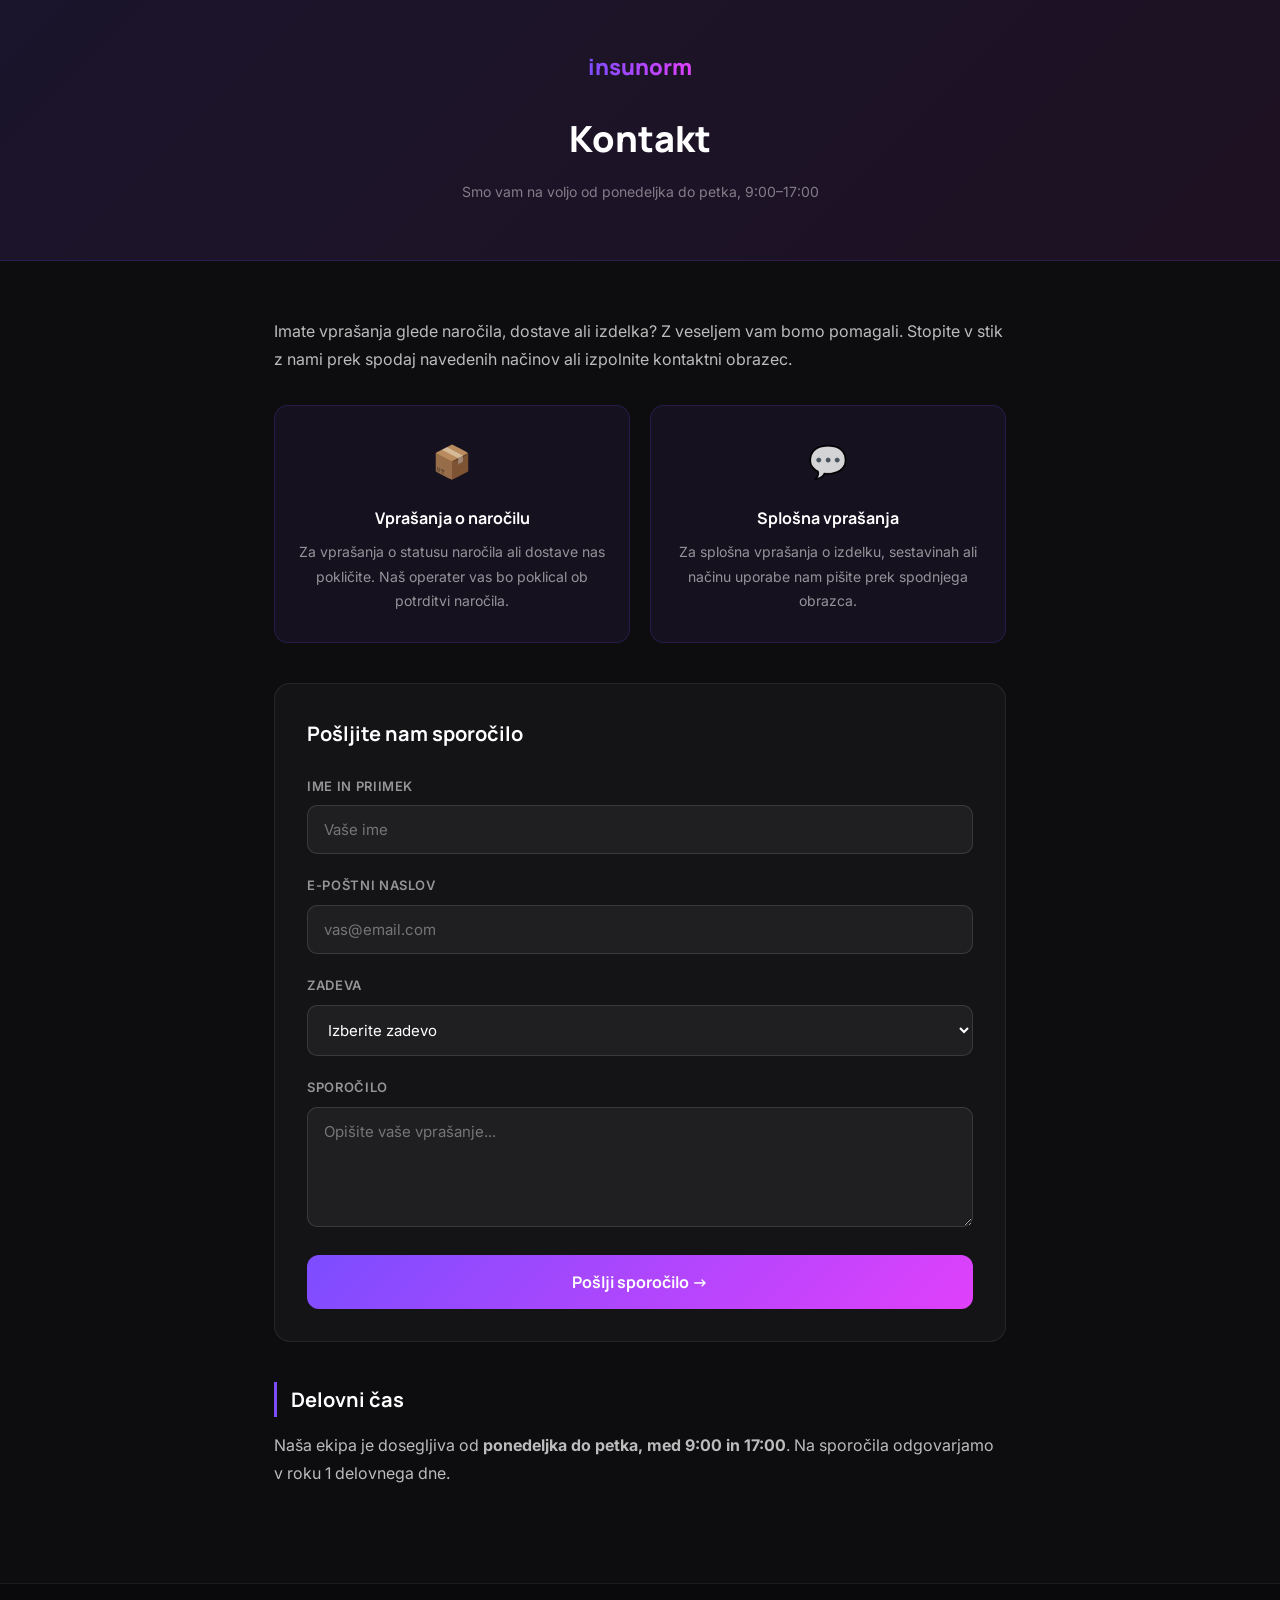
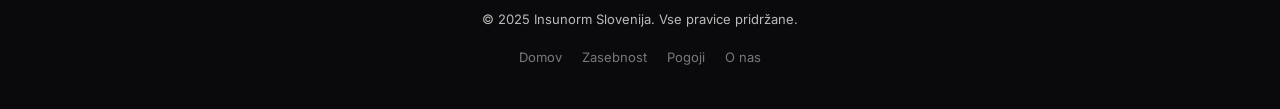
<file: kontakt.html>
<!doctype html>
<html lang="sl" dir="ltr">
<head>
	<meta charset="utf-8">
	<meta name="viewport" content="width=device-width, initial-scale=1">
	<title>Kontakt | Insunorm Slovenija</title>
	<meta name="description" content="Stopite v stik z ekipo Insunorm Slovenija. Smo vam na voljo za vsa vprašanja glede naročila, dostave ali izdelka.">
	<meta name="robots" content="index, follow">
	<link rel="canonical" href="https://insunorm-sl.vercel.app/kontakt.html">
	<link rel="icon" href="favicon.svg" type="image/svg+xml">
	<link rel="preconnect" href="https://fonts.googleapis.com">
	<link rel="stylesheet" href="https://fonts.googleapis.com/css2?family=Inter:wght@300;400;500;600;700&family=Manrope:wght@600;700;800&display=swap">
	<style>
		*, *::before, *::after { box-sizing: border-box; margin: 0; padding: 0; }
		body { background: #0d0d0f; color: rgba(255,255,255,0.82); font-family: 'Inter', sans-serif; font-size: 16px; line-height: 1.75; }
		.page-header { background: linear-gradient(135deg, rgba(124,77,255,0.12), rgba(224,64,251,0.08)); border-bottom: 1px solid rgba(124,77,255,0.18); padding: 48px 24px 40px; text-align: center; }
		.page-header a { font-family: 'Manrope', sans-serif; font-size: 22px; font-weight: 800; background: linear-gradient(90deg, #7c4dff, #e040fb); -webkit-background-clip: text; -webkit-text-fill-color: transparent; background-clip: text; text-decoration: none; display: inline-block; margin-bottom: 20px; }
		.page-header h1 { font-family: 'Manrope', sans-serif; font-size: clamp(24px, 4vw, 36px); font-weight: 800; color: #fff; }
		.page-header .subtitle { margin-top: 10px; color: rgba(255,255,255,0.45); font-size: 14px; }
		.page-container { max-width: 780px; margin: 0 auto; padding: 56px 24px 80px; }
		h2 { font-family: 'Manrope', sans-serif; font-size: 20px; font-weight: 700; color: #fff; margin: 40px 0 14px; padding-left: 14px; border-left: 3px solid #7c4dff; }
		p { margin-bottom: 16px; color: rgba(255,255,255,0.72); }
		a { color: #e040fb; text-decoration: none; }
		a:hover { text-decoration: underline; }
		.contact-grid { display: grid; grid-template-columns: 1fr 1fr; gap: 20px; margin: 32px 0; }
		@media(max-width:560px){ .contact-grid { grid-template-columns: 1fr; } }
		.contact-card { background: rgba(124,77,255,0.07); border: 1px solid rgba(124,77,255,0.18); border-radius: 14px; padding: 28px 24px; text-align: center; }
		.contact-card .icon { font-size: 32px; margin-bottom: 14px; display: block; }
		.contact-card h3 { font-family: 'Manrope', sans-serif; font-size: 16px; font-weight: 700; color: #fff; margin-bottom: 8px; }
		.contact-card p { font-size: 14px; margin: 0; color: rgba(255,255,255,0.55); }
		.contact-form { background: rgba(255,255,255,0.03); border: 1px solid rgba(255,255,255,0.08); border-radius: 16px; padding: 32px; margin-top: 40px; }
		.contact-form h2 { border: none; padding: 0; margin-top: 0; margin-bottom: 24px; }
		.form-group { margin-bottom: 20px; }
		.form-group label { display: block; font-size: 13px; font-weight: 600; color: rgba(255,255,255,0.55); margin-bottom: 8px; text-transform: uppercase; letter-spacing: 0.05em; }
		.form-group input, .form-group textarea, .form-group select {
			width: 100%; background: rgba(255,255,255,0.05); border: 1px solid rgba(255,255,255,0.12);
			border-radius: 10px; padding: 14px 16px; color: #fff; font-family: 'Inter', sans-serif;
			font-size: 15px; outline: none; transition: border-color 0.2s;
		}
		.form-group input:focus, .form-group textarea:focus { border-color: #7c4dff; }
		.form-group textarea { min-height: 120px; resize: vertical; }
		.btn-submit {
			width: 100%; background: linear-gradient(135deg, #7c4dff, #e040fb);
			color: #fff; font-family: 'Manrope', sans-serif; font-size: 16px; font-weight: 700;
			border: none; border-radius: 12px; padding: 16px; cursor: pointer; transition: opacity 0.2s;
		}
		.btn-submit:hover { opacity: 0.88; }
		.page-footer { background: #0a0a0c; border-top: 1px solid rgba(255,255,255,0.07); padding: 24px; text-align: center; font-size: 13px; color: rgba(255,255,255,0.28); }
		.page-footer a { color: rgba(255,255,255,0.45); margin: 0 8px; }
	</style>
</head>
<body>

<header class="page-header">
	<a href="/">insunorm</a>
	<h1>Kontakt</h1>
	<p class="subtitle">Smo vam na voljo od ponedeljka do petka, 9:00–17:00</p>
</header>

<div class="page-container">

	<p>Imate vprašanja glede naročila, dostave ali izdelka? Z veseljem vam bomo pomagali. Stopite v stik z nami prek spodaj navedenih načinov ali izpolnite kontaktni obrazec.</p>

	<div class="contact-grid">
		<div class="contact-card">
			<span class="icon">📦</span>
			<h3>Vprašanja o naročilu</h3>
			<p>Za vprašanja o statusu naročila ali dostave nas pokličite. Naš operater vas bo poklical ob potrditvi naročila.</p>
		</div>
		<div class="contact-card">
			<span class="icon">💬</span>
			<h3>Splošna vprašanja</h3>
			<p>Za splošna vprašanja o izdelku, sestavinah ali načinu uporabe nam pišite prek spodnjega obrazca.</p>
		</div>
	</div>

	<div class="contact-form">
		<h2>Pošljite nam sporočilo</h2>
		<form>
			<div class="form-group">
				<label for="cf-name">Ime in priimek</label>
				<input type="text" id="cf-name" name="name" placeholder="Vaše ime" required>
			</div>
			<div class="form-group">
				<label for="cf-email">E-poštni naslov</label>
				<input type="email" id="cf-email" name="email" placeholder="vas@email.com" required>
			</div>
			<div class="form-group">
				<label for="cf-subject">Zadeva</label>
				<select id="cf-subject" name="subject">
					<option value="">Izberite zadevo</option>
					<option value="narocilo">Vprašanje o naročilu</option>
					<option value="dostava">Vprašanje o dostavi</option>
					<option value="izdelek">Vprašanje o izdelku</option>
					<option value="vracilo">Vračilo</option>
					<option value="drugo">Drugo</option>
				</select>
			</div>
			<div class="form-group">
				<label for="cf-message">Sporočilo</label>
				<textarea id="cf-message" name="message" placeholder="Opišite vaše vprašanje..."></textarea>
			</div>
			<button type="submit" class="btn-submit">Pošlji sporočilo →</button>
		</form>
	</div>

	<h2>Delovni čas</h2>
	<p>Naša ekipa je dosegljiva od <strong>ponedeljka do petka, med 9:00 in 17:00</strong>. Na sporočila odgovarjamo v roku 1 delovnega dne.</p>

</div>

<footer class="page-footer">
	<p>&copy; 2025 Insunorm Slovenija. Vse pravice pridržane.</p>
	<p style="margin-top:8px">
		<a href="/">Domov</a>
		<a href="/politika-zasebnosti.html">Zasebnost</a>
		<a href="/pogoji-uporabe.html">Pogoji</a>
		<a href="/o-nas.html">O nas</a>
	</p>
</footer>

</body>
</html>
</file>
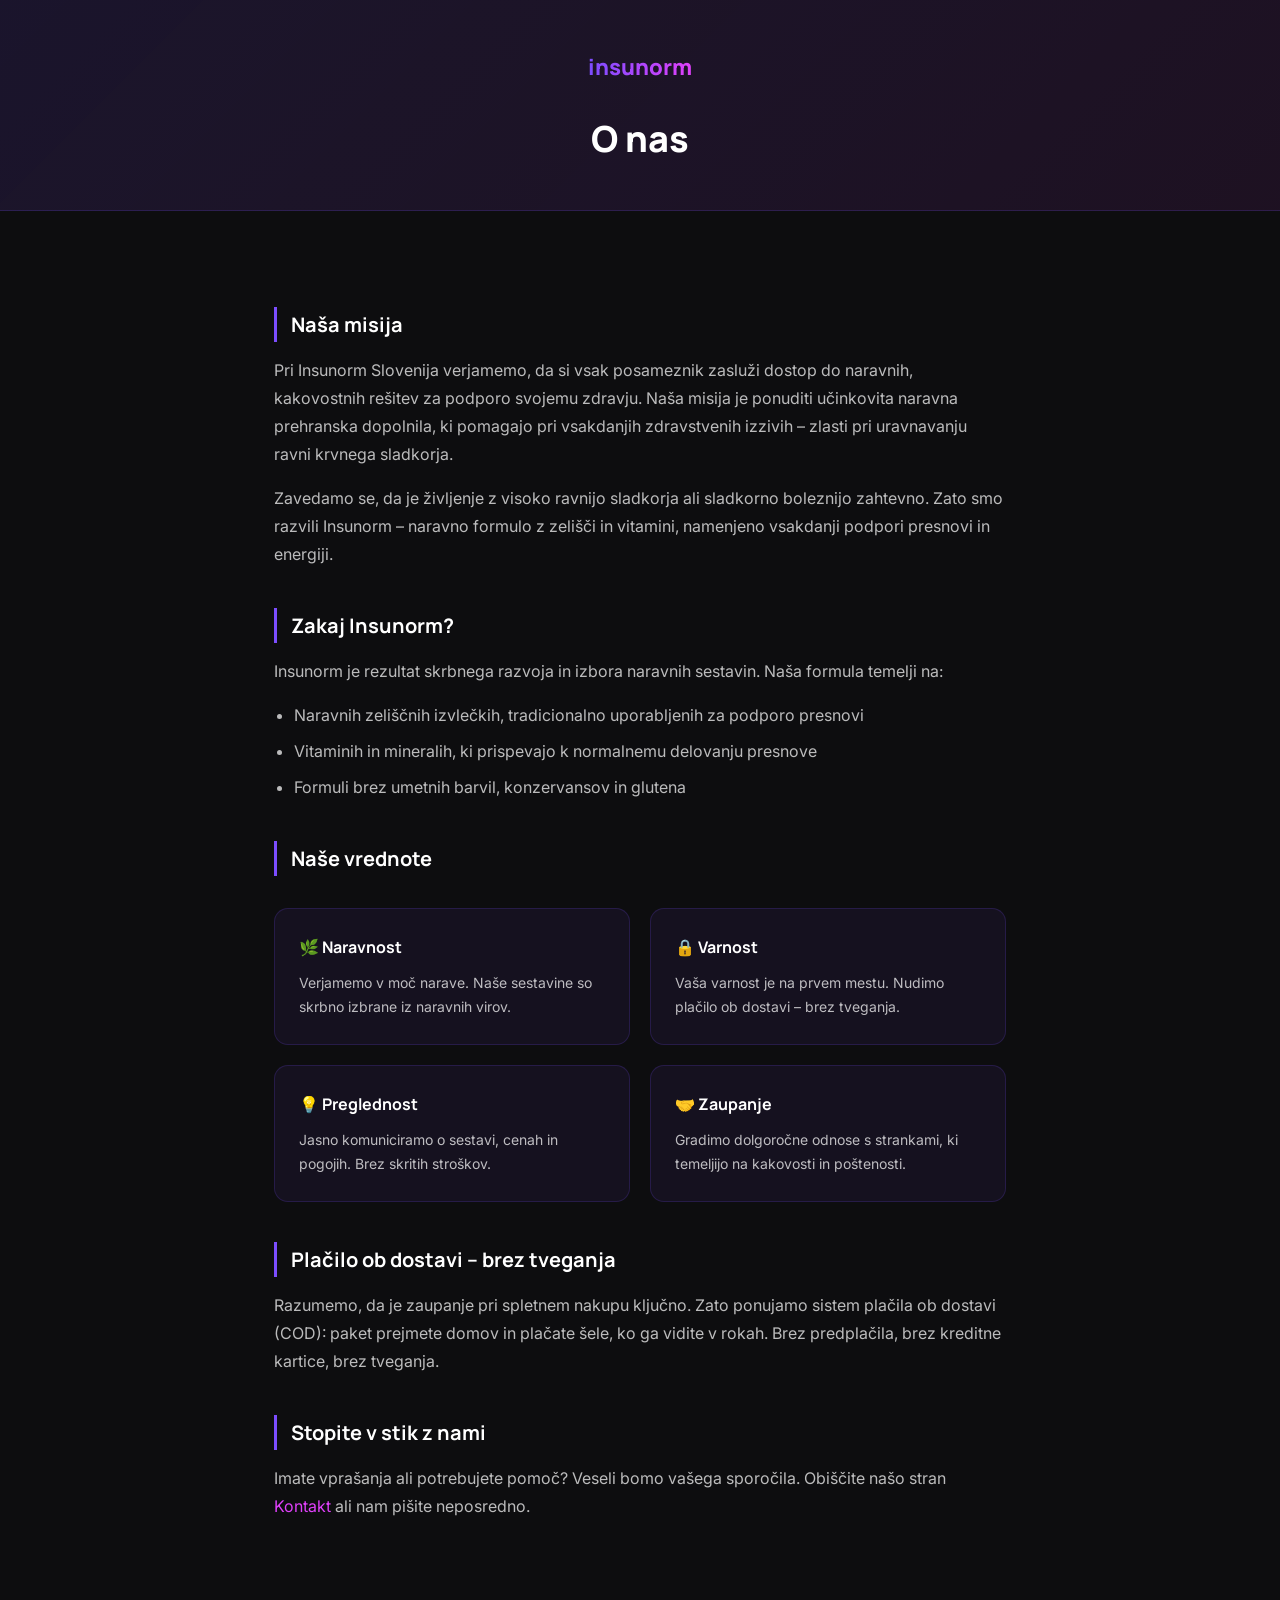
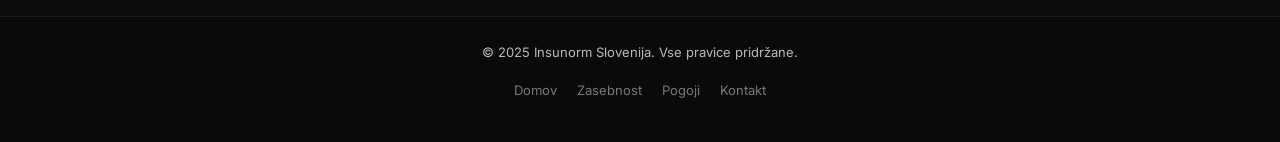
<file: o-nas.html>
<!doctype html>
<html lang="sl" dir="ltr">
<head>
	<meta charset="utf-8">
	<meta name="viewport" content="width=device-width, initial-scale=1">
	<title>O nas | Insunorm Slovenija</title>
	<meta name="description" content="Spoznajte Insunorm Slovenija – našo misijo, vrednote in zavezanost kakovostnim naravnim prehranskim dopolnilom za podporo zdravju.">
	<meta name="robots" content="index, follow">
	<link rel="canonical" href="https://insunorm-sl.vercel.app/o-nas.html">
	<link rel="icon" href="favicon.svg" type="image/svg+xml">
	<link rel="preconnect" href="https://fonts.googleapis.com">
	<link rel="stylesheet" href="https://fonts.googleapis.com/css2?family=Inter:wght@300;400;500;600;700&family=Manrope:wght@600;700;800&display=swap">
	<style>
		*, *::before, *::after { box-sizing: border-box; margin: 0; padding: 0; }
		body { background: #0d0d0f; color: rgba(255,255,255,0.82); font-family: 'Inter', sans-serif; font-size: 16px; line-height: 1.75; }
		.page-header { background: linear-gradient(135deg, rgba(124,77,255,0.12), rgba(224,64,251,0.08)); border-bottom: 1px solid rgba(124,77,255,0.18); padding: 48px 24px 40px; text-align: center; }
		.page-header a { font-family: 'Manrope', sans-serif; font-size: 22px; font-weight: 800; background: linear-gradient(90deg, #7c4dff, #e040fb); -webkit-background-clip: text; -webkit-text-fill-color: transparent; background-clip: text; text-decoration: none; display: inline-block; margin-bottom: 20px; }
		.page-header h1 { font-family: 'Manrope', sans-serif; font-size: clamp(24px, 4vw, 36px); font-weight: 800; color: #fff; }
		.page-container { max-width: 780px; margin: 0 auto; padding: 56px 24px 80px; }
		h2 { font-family: 'Manrope', sans-serif; font-size: 20px; font-weight: 700; color: #fff; margin: 40px 0 14px; padding-left: 14px; border-left: 3px solid #7c4dff; }
		p { margin-bottom: 16px; color: rgba(255,255,255,0.72); }
		ul { margin: 0 0 16px 20px; color: rgba(255,255,255,0.72); }
		ul li { margin-bottom: 8px; }
		a { color: #e040fb; text-decoration: none; }
		a:hover { text-decoration: underline; }
		.values-grid { display: grid; grid-template-columns: 1fr 1fr; gap: 20px; margin: 32px 0; }
		@media(max-width:560px){ .values-grid { grid-template-columns: 1fr; } }
		.value-card { background: rgba(124,77,255,0.07); border: 1px solid rgba(124,77,255,0.18); border-radius: 14px; padding: 24px; }
		.value-card h3 { font-family: 'Manrope', sans-serif; font-size: 16px; font-weight: 700; color: #fff; margin-bottom: 10px; }
		.value-card p { font-size: 14px; margin: 0; }
		.page-footer { background: #0a0a0c; border-top: 1px solid rgba(255,255,255,0.07); padding: 24px; text-align: center; font-size: 13px; color: rgba(255,255,255,0.28); }
		.page-footer a { color: rgba(255,255,255,0.45); margin: 0 8px; }
	</style>
</head>
<body>

<header class="page-header">
	<a href="/">insunorm</a>
	<h1>O nas</h1>
</header>

<div class="page-container">

	<h2>Naša misija</h2>
	<p>Pri Insunorm Slovenija verjamemo, da si vsak posameznik zasluži dostop do naravnih, kakovostnih rešitev za podporo svojemu zdravju. Naša misija je ponuditi učinkovita naravna prehranska dopolnila, ki pomagajo pri vsakdanjih zdravstvenih izzivih – zlasti pri uravnavanju ravni krvnega sladkorja.</p>
	<p>Zavedamo se, da je življenje z visoko ravnijo sladkorja ali sladkorno boleznijo zahtevno. Zato smo razvili Insunorm – naravno formulo z zelišči in vitamini, namenjeno vsakdanji podpori presnovi in energiji.</p>

	<h2>Zakaj Insunorm?</h2>
	<p>Insunorm je rezultat skrbnega razvoja in izbora naravnih sestavin. Naša formula temelji na:</p>
	<ul>
		<li>Naravnih zeliščnih izvlečkih, tradicionalno uporabljenih za podporo presnovi</li>
		<li>Vitaminih in mineralih, ki prispevajo k normalnemu delovanju presnove</li>
		<li>Formuli brez umetnih barvil, konzervansov in glutena</li>
	</ul>

	<h2>Naše vrednote</h2>
	<div class="values-grid">
		<div class="value-card">
			<h3>🌿 Naravnost</h3>
			<p>Verjamemo v moč narave. Naše sestavine so skrbno izbrane iz naravnih virov.</p>
		</div>
		<div class="value-card">
			<h3>🔒 Varnost</h3>
			<p>Vaša varnost je na prvem mestu. Nudimo plačilo ob dostavi – brez tveganja.</p>
		</div>
		<div class="value-card">
			<h3>💡 Preglednost</h3>
			<p>Jasno komuniciramo o sestavi, cenah in pogojih. Brez skritih stroškov.</p>
		</div>
		<div class="value-card">
			<h3>🤝 Zaupanje</h3>
			<p>Gradimo dolgoročne odnose s strankami, ki temeljijo na kakovosti in poštenosti.</p>
		</div>
	</div>

	<h2>Plačilo ob dostavi – brez tveganja</h2>
	<p>Razumemo, da je zaupanje pri spletnem nakupu ključno. Zato ponujamo sistem plačila ob dostavi (COD): paket prejmete domov in plačate šele, ko ga vidite v rokah. Brez predplačila, brez kreditne kartice, brez tveganja.</p>

	<h2>Stopite v stik z nami</h2>
	<p>Imate vprašanja ali potrebujete pomoč? Veseli bomo vašega sporočila. Obiščite našo stran <a href="/kontakt.html">Kontakt</a> ali nam pišite neposredno.</p>

</div>

<footer class="page-footer">
	<p>&copy; 2025 Insunorm Slovenija. Vse pravice pridržane.</p>
	<p style="margin-top:8px">
		<a href="/">Domov</a>
		<a href="/politika-zasebnosti.html">Zasebnost</a>
		<a href="/pogoji-uporabe.html">Pogoji</a>
		<a href="/kontakt.html">Kontakt</a>
	</p>
</footer>

</body>
</html>
</file>
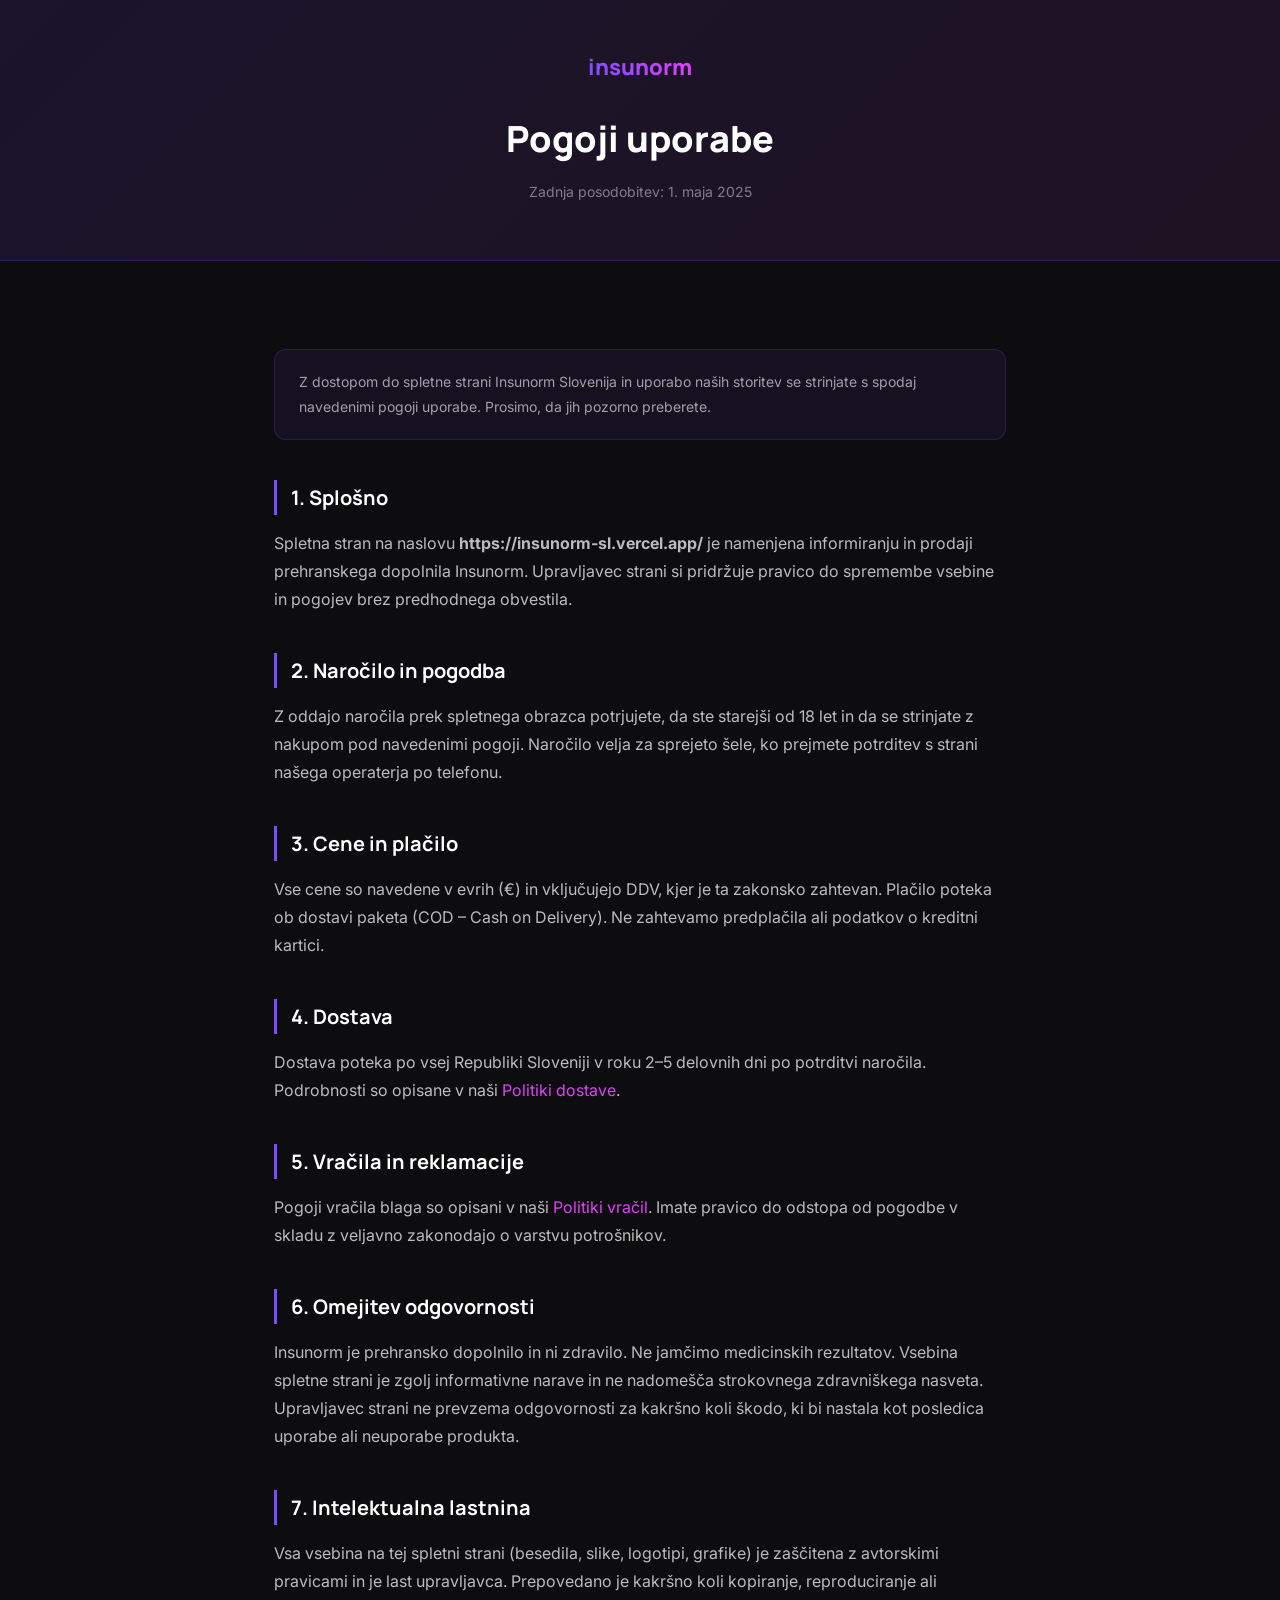
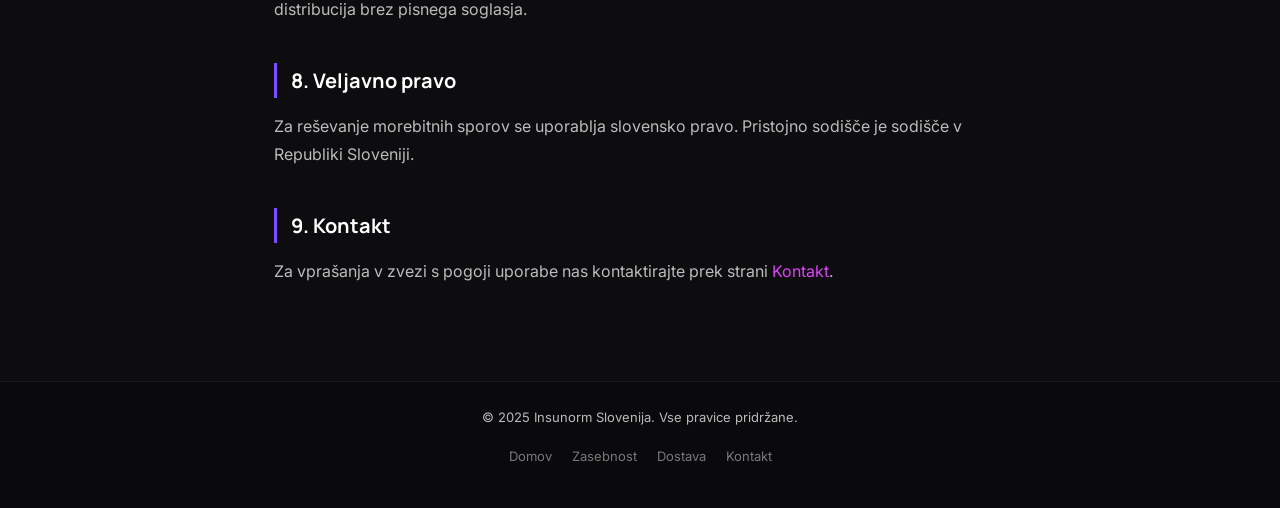
<file: pogoji-uporabe.html>
<!doctype html>
<html lang="sl" dir="ltr">
<head>
	<meta charset="utf-8">
	<meta name="viewport" content="width=device-width, initial-scale=1">
	<title>Pogoji uporabe | Insunorm Slovenija</title>
	<meta name="description" content="Pogoji uporabe spletne strani Insunorm Slovenija. Preberite pravila in pogoje, ki urejajo uporabo naše spletne strani in storitev.">
	<meta name="robots" content="index, follow">
	<link rel="canonical" href="https://insunorm-sl.vercel.app/pogoji-uporabe.html">
	<link rel="icon" href="favicon.svg" type="image/svg+xml">
	<link rel="preconnect" href="https://fonts.googleapis.com">
	<link rel="stylesheet" href="https://fonts.googleapis.com/css2?family=Inter:wght@300;400;500;600;700&family=Manrope:wght@600;700;800&display=swap">
	<style>
		*, *::before, *::after { box-sizing: border-box; margin: 0; padding: 0; }
		body { background: #0d0d0f; color: rgba(255,255,255,0.82); font-family: 'Inter', sans-serif; font-size: 16px; line-height: 1.75; }
		.page-header { background: linear-gradient(135deg, rgba(124,77,255,0.12), rgba(224,64,251,0.08)); border-bottom: 1px solid rgba(124,77,255,0.18); padding: 48px 24px 40px; text-align: center; }
		.page-header a { font-family: 'Manrope', sans-serif; font-size: 22px; font-weight: 800; background: linear-gradient(90deg, #7c4dff, #e040fb); -webkit-background-clip: text; -webkit-text-fill-color: transparent; background-clip: text; text-decoration: none; display: inline-block; margin-bottom: 20px; }
		.page-header h1 { font-family: 'Manrope', sans-serif; font-size: clamp(24px, 4vw, 36px); font-weight: 800; color: #fff; }
		.page-header .subtitle { margin-top: 10px; color: rgba(255,255,255,0.45); font-size: 14px; }
		.page-container { max-width: 780px; margin: 0 auto; padding: 56px 24px 80px; }
		h2 { font-family: 'Manrope', sans-serif; font-size: 20px; font-weight: 700; color: #fff; margin: 40px 0 14px; padding-left: 14px; border-left: 3px solid #7c4dff; }
		p { margin-bottom: 16px; color: rgba(255,255,255,0.72); }
		ul { margin: 0 0 16px 20px; color: rgba(255,255,255,0.72); }
		ul li { margin-bottom: 8px; }
		a { color: #e040fb; text-decoration: none; }
		a:hover { text-decoration: underline; }
		.info-box { background: rgba(124,77,255,0.08); border: 1px solid rgba(124,77,255,0.2); border-radius: 12px; padding: 20px 24px; margin: 32px 0; font-size: 14px; color: rgba(255,255,255,0.6); }
		.page-footer { background: #0a0a0c; border-top: 1px solid rgba(255,255,255,0.07); padding: 24px; text-align: center; font-size: 13px; color: rgba(255,255,255,0.28); }
		.page-footer a { color: rgba(255,255,255,0.45); margin: 0 8px; }
	</style>
</head>
<body>

<header class="page-header">
	<a href="/">insunorm</a>
	<h1>Pogoji uporabe</h1>
	<p class="subtitle">Zadnja posodobitev: 1. maja 2025</p>
</header>

<div class="page-container">

	<div class="info-box">
		Z dostopom do spletne strani Insunorm Slovenija in uporabo naših storitev se strinjate s spodaj navedenimi pogoji uporabe. Prosimo, da jih pozorno preberete.
	</div>

	<h2>1. Splošno</h2>
	<p>Spletna stran na naslovu <strong>https://insunorm-sl.vercel.app/</strong> je namenjena informiranju in prodaji prehranskega dopolnila Insunorm. Upravljavec strani si pridržuje pravico do spremembe vsebine in pogojev brez predhodnega obvestila.</p>

	<h2>2. Naročilo in pogodba</h2>
	<p>Z oddajo naročila prek spletnega obrazca potrjujete, da ste starejši od 18 let in da se strinjate z nakupom pod navedenimi pogoji. Naročilo velja za sprejeto šele, ko prejmete potrditev s strani našega operaterja po telefonu.</p>

	<h2>3. Cene in plačilo</h2>
	<p>Vse cene so navedene v evrih (€) in vključujejo DDV, kjer je ta zakonsko zahtevan. Plačilo poteka ob dostavi paketa (COD – Cash on Delivery). Ne zahtevamo predplačila ali podatkov o kreditni kartici.</p>

	<h2>4. Dostava</h2>
	<p>Dostava poteka po vsej Republiki Sloveniji v roku 2–5 delovnih dni po potrditvi naročila. Podrobnosti so opisane v naši <a href="/politika-dostave.html">Politiki dostave</a>.</p>

	<h2>5. Vračila in reklamacije</h2>
	<p>Pogoji vračila blaga so opisani v naši <a href="/politika-vracil.html">Politiki vračil</a>. Imate pravico do odstopa od pogodbe v skladu z veljavno zakonodajo o varstvu potrošnikov.</p>

	<h2>6. Omejitev odgovornosti</h2>
	<p>Insunorm je prehransko dopolnilo in ni zdravilo. Ne jamčimo medicinskih rezultatov. Vsebina spletne strani je zgolj informativne narave in ne nadomešča strokovnega zdravniškega nasveta. Upravljavec strani ne prevzema odgovornosti za kakršno koli škodo, ki bi nastala kot posledica uporabe ali neuporabe produkta.</p>

	<h2>7. Intelektualna lastnina</h2>
	<p>Vsa vsebina na tej spletni strani (besedila, slike, logotipi, grafike) je zaščitena z avtorskimi pravicami in je last upravljavca. Prepovedano je kakršno koli kopiranje, reproduciranje ali distribucija brez pisnega soglasja.</p>

	<h2>8. Veljavno pravo</h2>
	<p>Za reševanje morebitnih sporov se uporablja slovensko pravo. Pristojno sodišče je sodišče v Republiki Sloveniji.</p>

	<h2>9. Kontakt</h2>
	<p>Za vprašanja v zvezi s pogoji uporabe nas kontaktirajte prek strani <a href="/kontakt.html">Kontakt</a>.</p>

</div>

<footer class="page-footer">
	<p>&copy; 2025 Insunorm Slovenija. Vse pravice pridržane.</p>
	<p style="margin-top:8px">
		<a href="/">Domov</a>
		<a href="/politika-zasebnosti.html">Zasebnost</a>
		<a href="/politika-dostave.html">Dostava</a>
		<a href="/kontakt.html">Kontakt</a>
	</p>
</footer>

</body>
</html>
</file>
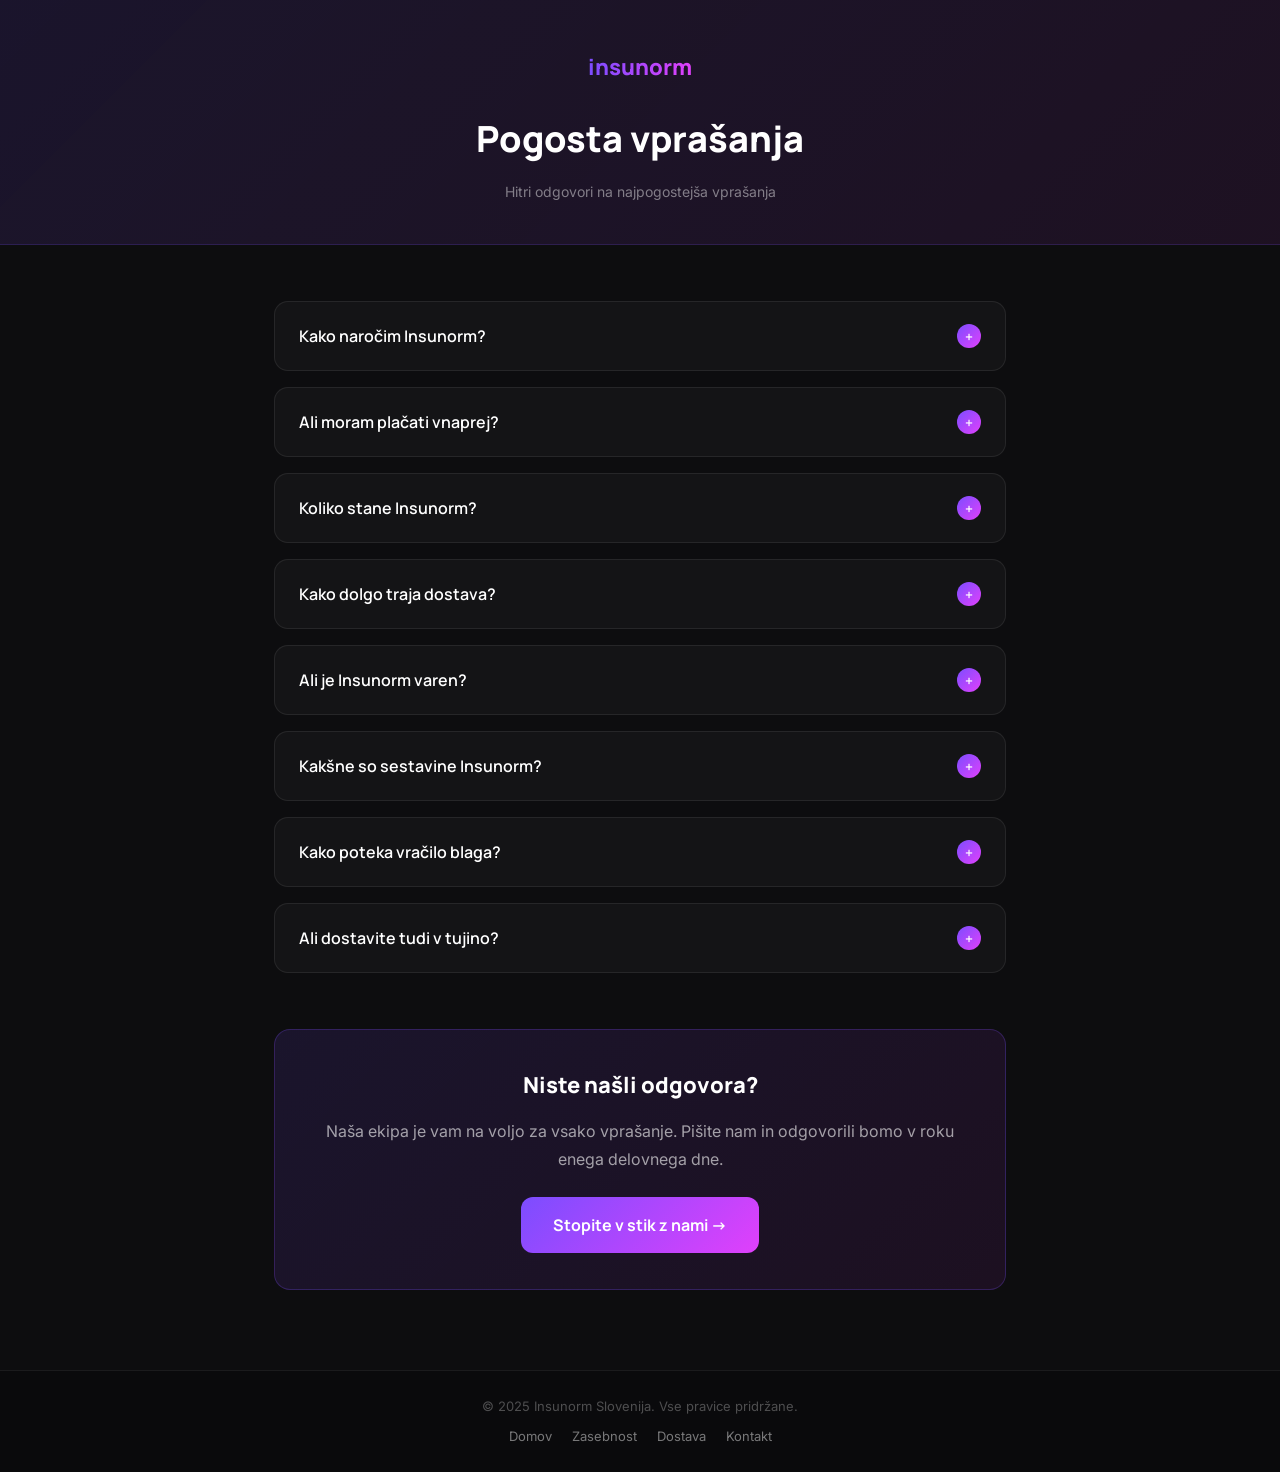
<file: pogosta-vprasanja.html>
<!doctype html>
<html lang="sl" dir="ltr">
<head>
	<meta charset="utf-8">
	<meta name="viewport" content="width=device-width, initial-scale=1">
	<title>Pogosta vprašanja | Insunorm Slovenija</title>
	<meta name="description" content="Odgovori na pogosta vprašanja o Insunorm – naročilu, dostavi, plačilu ob dostavi, sestavinah in varnosti izdelka.">
	<meta name="robots" content="index, follow">
	<link rel="canonical" href="https://insunorm-sl.vercel.app/pogosta-vprasanja.html">
	<link rel="icon" href="favicon.svg" type="image/svg+xml">
	<link rel="preconnect" href="https://fonts.googleapis.com">
	<link rel="stylesheet" href="https://fonts.googleapis.com/css2?family=Inter:wght@300;400;500;600;700&family=Manrope:wght@600;700;800&display=swap">
	<script type="application/ld+json">
	{
		"@context": "https://schema.org",
		"@type": "FAQPage",
		"mainEntity": [
			{"@type":"Question","name":"Kako naročim Insunorm?","acceptedAnswer":{"@type":"Answer","text":"Izpolnite spletni obrazec z imenom in telefonsko številko. Naš operater vas pokliče za potrditev. Paket prejmete v 2–5 delovnih dneh."}},
			{"@type":"Question","name":"Ali moram plačati vnaprej?","acceptedAnswer":{"@type":"Answer","text":"Ne. Insunorm deluje s sistemom plačila ob dostavi (COD). Plačate šele ko prejmete paket – brez kartice."}},
			{"@type":"Question","name":"Koliko stane Insunorm?","acceptedAnswer":{"@type":"Answer","text":"Insunorm je na voljo za 39 € (50% popust od redne cene 78 €). Dostava je vključena."}},
			{"@type":"Question","name":"Ali je Insunorm varen?","acceptedAnswer":{"@type":"Answer","text":"Insunorm je naravno prehransko dopolnilo. Pred uporabo se posvetujte z zdravnikom, zlasti če jemljete zdravila."}},
			{"@type":"Question","name":"Kako dolgo traja dostava?","acceptedAnswer":{"@type":"Answer","text":"Dostava po vsej Sloveniji traja 2–5 delovnih dni. Plačate ob prevzemu."}}
		]
	}
	</script>
	<style>
		*, *::before, *::after { box-sizing: border-box; margin: 0; padding: 0; }
		body { background: #0d0d0f; color: rgba(255,255,255,0.82); font-family: 'Inter', sans-serif; font-size: 16px; line-height: 1.75; }
		.page-header { background: linear-gradient(135deg, rgba(124,77,255,0.12), rgba(224,64,251,0.08)); border-bottom: 1px solid rgba(124,77,255,0.18); padding: 48px 24px 40px; text-align: center; }
		.page-header a { font-family: 'Manrope', sans-serif; font-size: 22px; font-weight: 800; background: linear-gradient(90deg, #7c4dff, #e040fb); -webkit-background-clip: text; -webkit-text-fill-color: transparent; background-clip: text; text-decoration: none; display: inline-block; margin-bottom: 20px; }
		.page-header h1 { font-family: 'Manrope', sans-serif; font-size: clamp(24px, 4vw, 36px); font-weight: 800; color: #fff; }
		.page-header .subtitle { margin-top: 10px; color: rgba(255,255,255,0.45); font-size: 14px; }
		.page-container { max-width: 780px; margin: 0 auto; padding: 56px 24px 80px; }
		.faq-list { display: flex; flex-direction: column; gap: 16px; }
		.faq-item { background: rgba(255,255,255,0.03); border: 1px solid rgba(255,255,255,0.08); border-radius: 14px; overflow: hidden; }
		.faq-question {
			width: 100%; background: none; border: none; padding: 22px 24px; text-align: left;
			display: flex; justify-content: space-between; align-items: center; gap: 16px; cursor: pointer;
			font-family: 'Manrope', sans-serif; font-size: 16px; font-weight: 600; color: #fff; transition: background 0.2s;
		}
		.faq-question:hover { background: rgba(124,77,255,0.07); }
		.faq-question .faq-icon { flex-shrink: 0; width: 24px; height: 24px; background: linear-gradient(135deg, #7c4dff, #e040fb); border-radius: 50%; display: flex; align-items: center; justify-content: center; font-size: 14px; color: #fff; transition: transform 0.3s; }
		.faq-item.open .faq-icon { transform: rotate(45deg); }
		.faq-answer { max-height: 0; overflow: hidden; transition: max-height 0.35s ease, padding 0.2s; }
		.faq-item.open .faq-answer { max-height: 400px; }
		.faq-answer-inner { padding: 0 24px 22px; color: rgba(255,255,255,0.65); font-size: 15px; border-top: 1px solid rgba(255,255,255,0.06); padding-top: 16px; }
		a { color: #e040fb; text-decoration: none; }
		a:hover { text-decoration: underline; }
		.cta-box { background: linear-gradient(135deg, rgba(124,77,255,0.12), rgba(224,64,251,0.08)); border: 1px solid rgba(124,77,255,0.25); border-radius: 16px; padding: 36px; text-align: center; margin-top: 56px; }
		.cta-box h2 { font-family: 'Manrope', sans-serif; font-size: 22px; font-weight: 800; color: #fff; margin-bottom: 12px; }
		.cta-box p { color: rgba(255,255,255,0.6); margin-bottom: 24px; }
		.btn-cta { display: inline-block; background: linear-gradient(135deg, #7c4dff, #e040fb); color: #fff; font-family: 'Manrope', sans-serif; font-size: 16px; font-weight: 700; padding: 14px 32px; border-radius: 12px; text-decoration: none; transition: opacity 0.2s; }
		.btn-cta:hover { opacity: 0.88; text-decoration: none; }
		.page-footer { background: #0a0a0c; border-top: 1px solid rgba(255,255,255,0.07); padding: 24px; text-align: center; font-size: 13px; color: rgba(255,255,255,0.28); }
		.page-footer a { color: rgba(255,255,255,0.45); margin: 0 8px; }
	</style>
</head>
<body>

<header class="page-header">
	<a href="/">insunorm</a>
	<h1>Pogosta vprašanja</h1>
	<p class="subtitle">Hitri odgovori na najpogostejša vprašanja</p>
</header>

<div class="page-container">

	<div class="faq-list">

		<div class="faq-item">
			<button class="faq-question" aria-expanded="false">
				Kako naročim Insunorm?
				<span class="faq-icon" aria-hidden="true">+</span>
			</button>
			<div class="faq-answer" role="region">
				<div class="faq-answer-inner">
					Naročilo oddate neposredno na spletni strani. Izpolnite obrazec z imenom in telefonsko številko – vse skupaj traja manj kot 2 minuti. Naš operater vas pokliče za potrditev naslova in naročila. Paket prejmete na dom v 2–5 delovnih dneh.
				</div>
			</div>
		</div>

		<div class="faq-item">
			<button class="faq-question" aria-expanded="false">
				Ali moram plačati vnaprej?
				<span class="faq-icon" aria-hidden="true">+</span>
			</button>
			<div class="faq-answer" role="region">
				<div class="faq-answer-inner">
					<strong>Ne!</strong> Insunorm deluje s sistemom plačila ob dostavi (COD – Cash on Delivery). Plačate šele ko prejmete paket in ga vidite v rokah – brez kreditne kartice, brez predplačila, brez tveganja.
				</div>
			</div>
		</div>

		<div class="faq-item">
			<button class="faq-question" aria-expanded="false">
				Koliko stane Insunorm?
				<span class="faq-icon" aria-hidden="true">+</span>
			</button>
			<div class="faq-answer" role="region">
				<div class="faq-answer-inner">
					Insunorm je trenutno na voljo za <strong>samo 39 €</strong>, kar predstavlja 50% popust od redne cene 78 €. V ceni je vključena tudi dostava po vsej Sloveniji.
				</div>
			</div>
		</div>

		<div class="faq-item">
			<button class="faq-question" aria-expanded="false">
				Kako dolgo traja dostava?
				<span class="faq-icon" aria-hidden="true">+</span>
			</button>
			<div class="faq-answer" role="region">
				<div class="faq-answer-inner">
					Dostava po vsej Republiki Sloveniji traja od <strong>2 do 5 delovnih dni</strong> po potrditvi naročila. Paket prejmete na vaš naslov, plačate pa ob prevzemu.
				</div>
			</div>
		</div>

		<div class="faq-item">
			<button class="faq-question" aria-expanded="false">
				Ali je Insunorm varen?
				<span class="faq-icon" aria-hidden="true">+</span>
			</button>
			<div class="faq-answer" role="region">
				<div class="faq-answer-inner">
					Insunorm je naravno prehransko dopolnilo, sestavljeno iz skrbno izbranih naravnih sestavin. <strong>Pred uporabo se posvetujte z zdravnikom</strong>, še posebej če jemljete zdravila za sladkorno bolezen ali imate kakšno kronično bolezen.
				</div>
			</div>
		</div>

		<div class="faq-item">
			<button class="faq-question" aria-expanded="false">
				Kakšne so sestavine Insunorm?
				<span class="faq-icon" aria-hidden="true">+</span>
			</button>
			<div class="faq-answer" role="region">
				<div class="faq-answer-inner">
					Insunorm vsebuje naravne zeliščne izvlečke in vitamine, ki podpirajo normalno presnovo in pomagajo ohranjati zdravo raven energije. Formula ne vsebuje umetnih barvil, konzervansov ali glutena.
				</div>
			</div>
		</div>

		<div class="faq-item">
			<button class="faq-question" aria-expanded="false">
				Kako poteka vračilo blaga?
				<span class="faq-icon" aria-hidden="true">+</span>
			</button>
			<div class="faq-answer" role="region">
				<div class="faq-answer-inner">
					Imate pravico do vračila neodprtega blaga v roku 14 dni od prejema. Za vračilo nas kontaktirajte prek strani <a href="/kontakt.html">Kontakt</a>. Podrobnosti so na voljo v naši <a href="/politika-vracil.html">Politiki vračil</a>.
				</div>
			</div>
		</div>

		<div class="faq-item">
			<button class="faq-question" aria-expanded="false">
				Ali dostavite tudi v tujino?
				<span class="faq-icon" aria-hidden="true">+</span>
			</button>
			<div class="faq-answer" role="region">
				<div class="faq-answer-inner">
					Trenutno dostavimo <strong>izključno po Republiki Sloveniji</strong>. Dostava v tujino ni na voljo.
				</div>
			</div>
		</div>

	</div>

	<div class="cta-box">
		<h2>Niste našli odgovora?</h2>
		<p>Naša ekipa je vam na voljo za vsako vprašanje. Pišite nam in odgovorili bomo v roku enega delovnega dne.</p>
		<a href="/kontakt.html" class="btn-cta">Stopite v stik z nami →</a>
	</div>

</div>

<footer class="page-footer">
	<p>&copy; 2025 Insunorm Slovenija. Vse pravice pridržane.</p>
	<p style="margin-top:8px">
		<a href="/">Domov</a>
		<a href="/politika-zasebnosti.html">Zasebnost</a>
		<a href="/politika-dostave.html">Dostava</a>
		<a href="/kontakt.html">Kontakt</a>
	</p>
</footer>

<script>
	document.querySelectorAll('.faq-question').forEach(btn => {
		btn.addEventListener('click', () => {
			const item = btn.closest('.faq-item');
			const isOpen = item.classList.contains('open');
			document.querySelectorAll('.faq-item.open').forEach(i => {
				i.classList.remove('open');
				i.querySelector('.faq-question').setAttribute('aria-expanded','false');
			});
			if (!isOpen) {
				item.classList.add('open');
				btn.setAttribute('aria-expanded','true');
			}
		});
	});
</script>

</body>
</html>
</file>
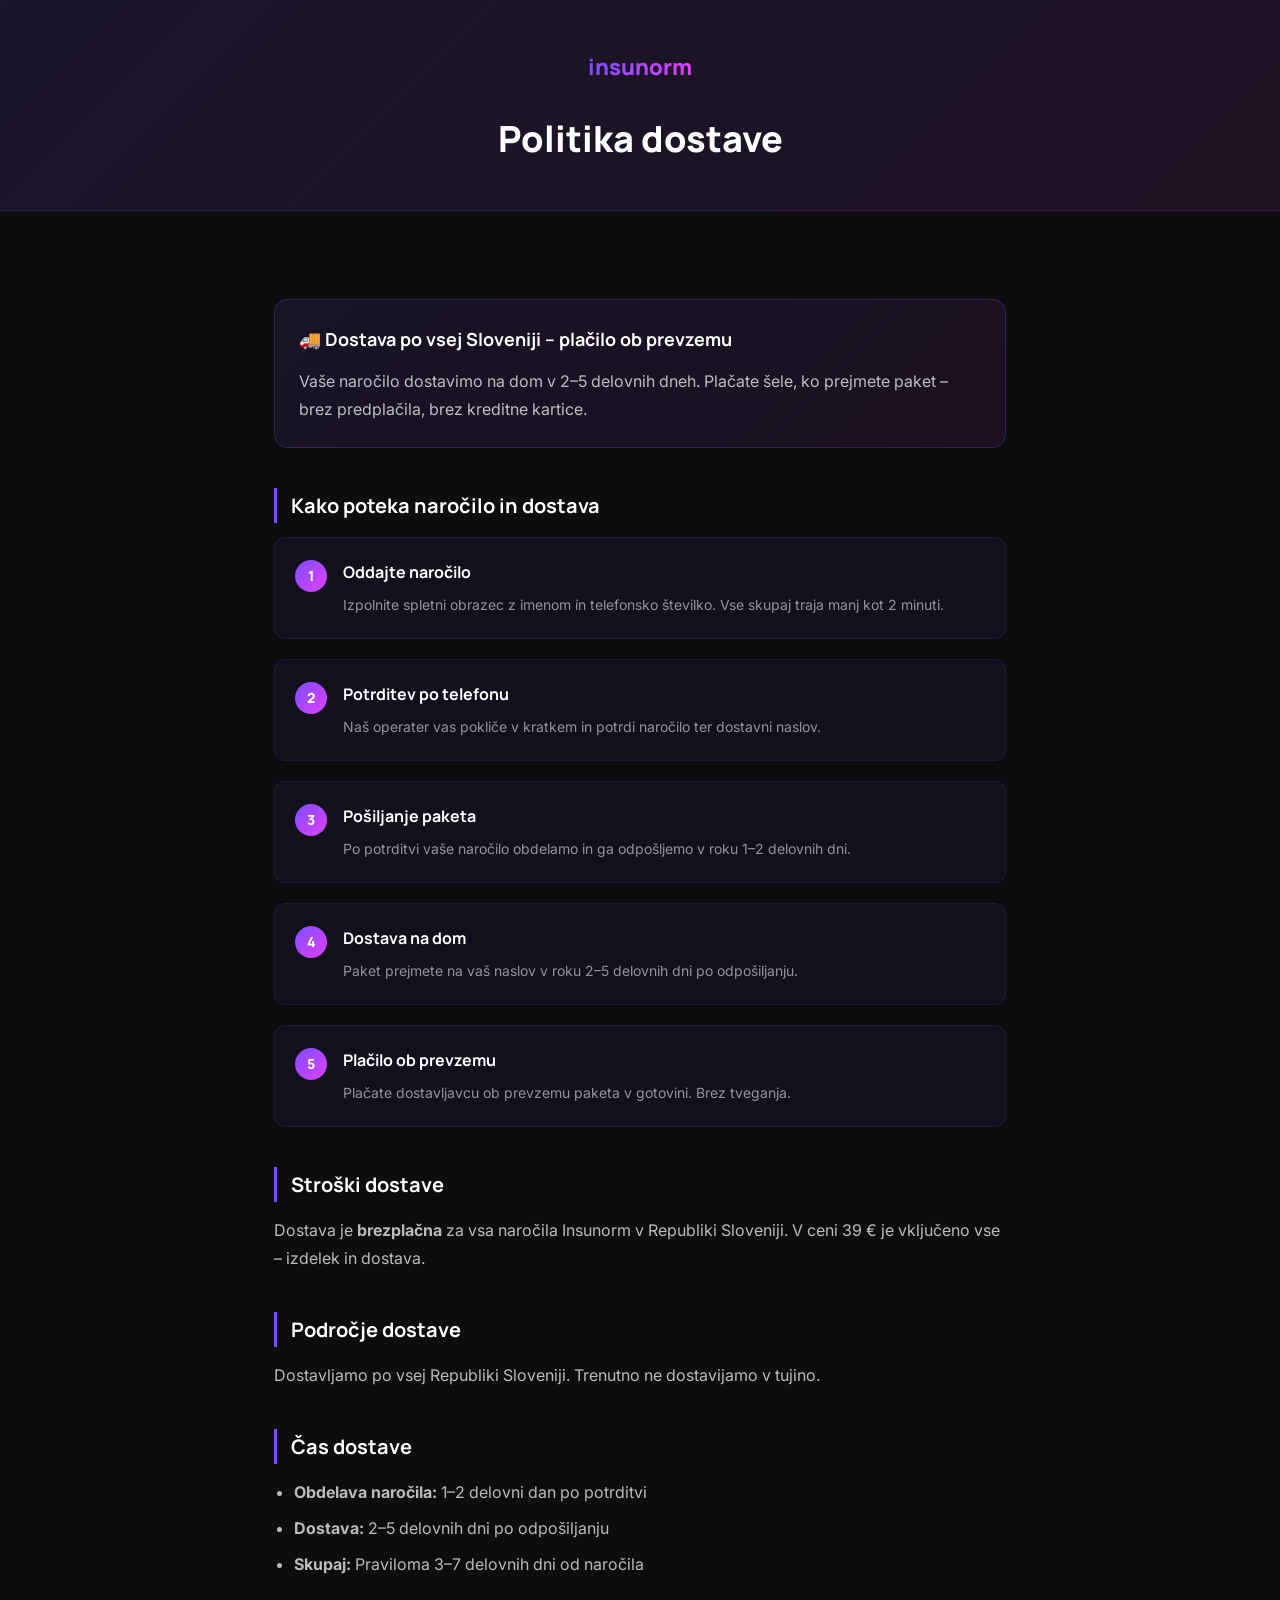
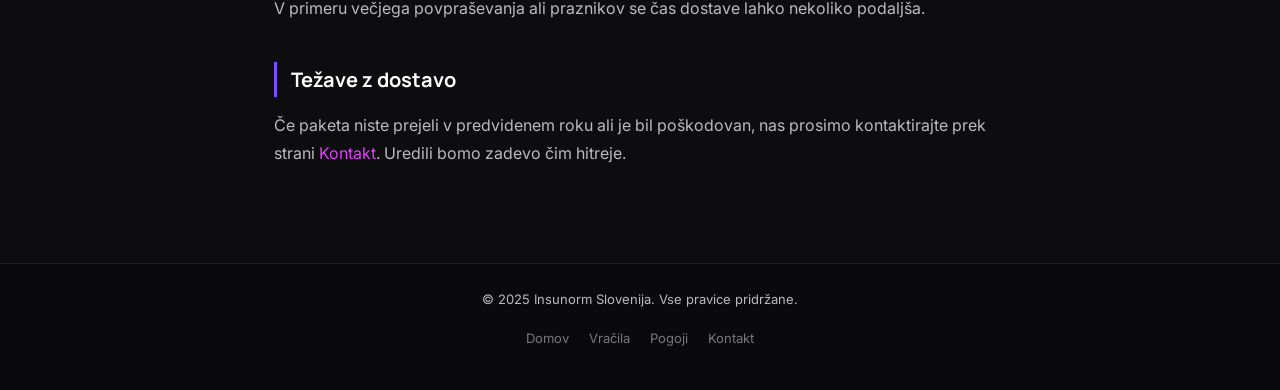
<file: politika-dostave.html>
<!doctype html>
<html lang="sl" dir="ltr">
<head>
	<meta charset="utf-8">
	<meta name="viewport" content="width=device-width, initial-scale=1">
	<title>Politika dostave | Insunorm Slovenija</title>
	<meta name="description" content="Informacije o dostavi Insunorm v Sloveniji. Dostava na dom v 2–5 delovnih dneh. Plačilo ob prejemu paketa – brez predplačila.">
	<meta name="robots" content="index, follow">
	<link rel="canonical" href="https://insunorm-sl.vercel.app/politika-dostave.html">
	<link rel="icon" href="favicon.svg" type="image/svg+xml">
	<link rel="preconnect" href="https://fonts.googleapis.com">
	<link rel="stylesheet" href="https://fonts.googleapis.com/css2?family=Inter:wght@300;400;500;600;700&family=Manrope:wght@600;700;800&display=swap">
	<style>
		*, *::before, *::after { box-sizing: border-box; margin: 0; padding: 0; }
		body { background: #0d0d0f; color: rgba(255,255,255,0.82); font-family: 'Inter', sans-serif; font-size: 16px; line-height: 1.75; }
		.page-header { background: linear-gradient(135deg, rgba(124,77,255,0.12), rgba(224,64,251,0.08)); border-bottom: 1px solid rgba(124,77,255,0.18); padding: 48px 24px 40px; text-align: center; }
		.page-header a { font-family: 'Manrope', sans-serif; font-size: 22px; font-weight: 800; background: linear-gradient(90deg, #7c4dff, #e040fb); -webkit-background-clip: text; -webkit-text-fill-color: transparent; background-clip: text; text-decoration: none; display: inline-block; margin-bottom: 20px; }
		.page-header h1 { font-family: 'Manrope', sans-serif; font-size: clamp(24px, 4vw, 36px); font-weight: 800; color: #fff; }
		.page-container { max-width: 780px; margin: 0 auto; padding: 56px 24px 80px; }
		h2 { font-family: 'Manrope', sans-serif; font-size: 20px; font-weight: 700; color: #fff; margin: 40px 0 14px; padding-left: 14px; border-left: 3px solid #7c4dff; }
		p { margin-bottom: 16px; color: rgba(255,255,255,0.72); }
		ul { margin: 0 0 16px 20px; color: rgba(255,255,255,0.72); }
		ul li { margin-bottom: 8px; }
		a { color: #e040fb; text-decoration: none; }
		a:hover { text-decoration: underline; }
		.steps-list { list-style: none; margin: 0 0 32px; padding: 0; counter-reset: steps; }
		.steps-list li { counter-increment: steps; display: flex; gap: 16px; align-items: flex-start; margin-bottom: 20px; padding: 20px; background: rgba(124,77,255,0.06); border: 1px solid rgba(124,77,255,0.15); border-radius: 12px; }
		.steps-list li::before { content: counter(steps); display: flex; align-items: center; justify-content: center; min-width: 32px; height: 32px; background: linear-gradient(135deg, #7c4dff, #e040fb); border-radius: 50%; font-family: 'Manrope', sans-serif; font-weight: 800; font-size: 14px; color: #fff; flex-shrink: 0; margin-top: 2px; }
		.steps-list li div strong { display: block; color: #fff; margin-bottom: 4px; font-family: 'Manrope', sans-serif; }
		.steps-list li div span { font-size: 14px; color: rgba(255,255,255,0.55); }
		.highlight-box { background: linear-gradient(135deg, rgba(124,77,255,0.1), rgba(224,64,251,0.07)); border: 1px solid rgba(124,77,255,0.25); border-radius: 14px; padding: 24px; margin: 32px 0; }
		.highlight-box h3 { font-family: 'Manrope', sans-serif; font-size: 18px; font-weight: 700; color: #fff; margin-bottom: 12px; }
		.highlight-box p { margin: 0; }
		.page-footer { background: #0a0a0c; border-top: 1px solid rgba(255,255,255,0.07); padding: 24px; text-align: center; font-size: 13px; color: rgba(255,255,255,0.28); }
		.page-footer a { color: rgba(255,255,255,0.45); margin: 0 8px; }
	</style>
</head>
<body>

<header class="page-header">
	<a href="/">insunorm</a>
	<h1>Politika dostave</h1>
</header>

<div class="page-container">

	<div class="highlight-box">
		<h3>🚚 Dostava po vsej Sloveniji – plačilo ob prevzemu</h3>
		<p>Vaše naročilo dostavimo na dom v 2–5 delovnih dneh. Plačate šele, ko prejmete paket – brez predplačila, brez kreditne kartice.</p>
	</div>

	<h2>Kako poteka naročilo in dostava</h2>
	<ol class="steps-list">
		<li>
			<div>
				<strong>Oddajte naročilo</strong>
				<span>Izpolnite spletni obrazec z imenom in telefonsko številko. Vse skupaj traja manj kot 2 minuti.</span>
			</div>
		</li>
		<li>
			<div>
				<strong>Potrditev po telefonu</strong>
				<span>Naš operater vas pokliče v kratkem in potrdi naročilo ter dostavni naslov.</span>
			</div>
		</li>
		<li>
			<div>
				<strong>Pošiljanje paketa</strong>
				<span>Po potrditvi vaše naročilo obdelamo in ga odpošljemo v roku 1–2 delovnih dni.</span>
			</div>
		</li>
		<li>
			<div>
				<strong>Dostava na dom</strong>
				<span>Paket prejmete na vaš naslov v roku 2–5 delovnih dni po odpošiljanju.</span>
			</div>
		</li>
		<li>
			<div>
				<strong>Plačilo ob prevzemu</strong>
				<span>Plačate dostavljavcu ob prevzemu paketa v gotovini. Brez tveganja.</span>
			</div>
		</li>
	</ol>

	<h2>Stroški dostave</h2>
	<p>Dostava je <strong>brezplačna</strong> za vsa naročila Insunorm v Republiki Sloveniji. V ceni 39 € je vključeno vse – izdelek in dostava.</p>

	<h2>Področje dostave</h2>
	<p>Dostavljamo po vsej Republiki Sloveniji. Trenutno ne dostavijamo v tujino.</p>

	<h2>Čas dostave</h2>
	<ul>
		<li><strong>Obdelava naročila:</strong> 1–2 delovni dan po potrditvi</li>
		<li><strong>Dostava:</strong> 2–5 delovnih dni po odpošiljanju</li>
		<li><strong>Skupaj:</strong> Praviloma 3–7 delovnih dni od naročila</li>
	</ul>
	<p>V primeru večjega povpraševanja ali praznikov se čas dostave lahko nekoliko podaljša.</p>

	<h2>Težave z dostavo</h2>
	<p>Če paketa niste prejeli v predvidenem roku ali je bil poškodovan, nas prosimo kontaktirajte prek strani <a href="/kontakt.html">Kontakt</a>. Uredili bomo zadevo čim hitreje.</p>

</div>

<footer class="page-footer">
	<p>&copy; 2025 Insunorm Slovenija. Vse pravice pridržane.</p>
	<p style="margin-top:8px">
		<a href="/">Domov</a>
		<a href="/politika-vracil.html">Vračila</a>
		<a href="/pogoji-uporabe.html">Pogoji</a>
		<a href="/kontakt.html">Kontakt</a>
	</p>
</footer>

</body>
</html>
</file>
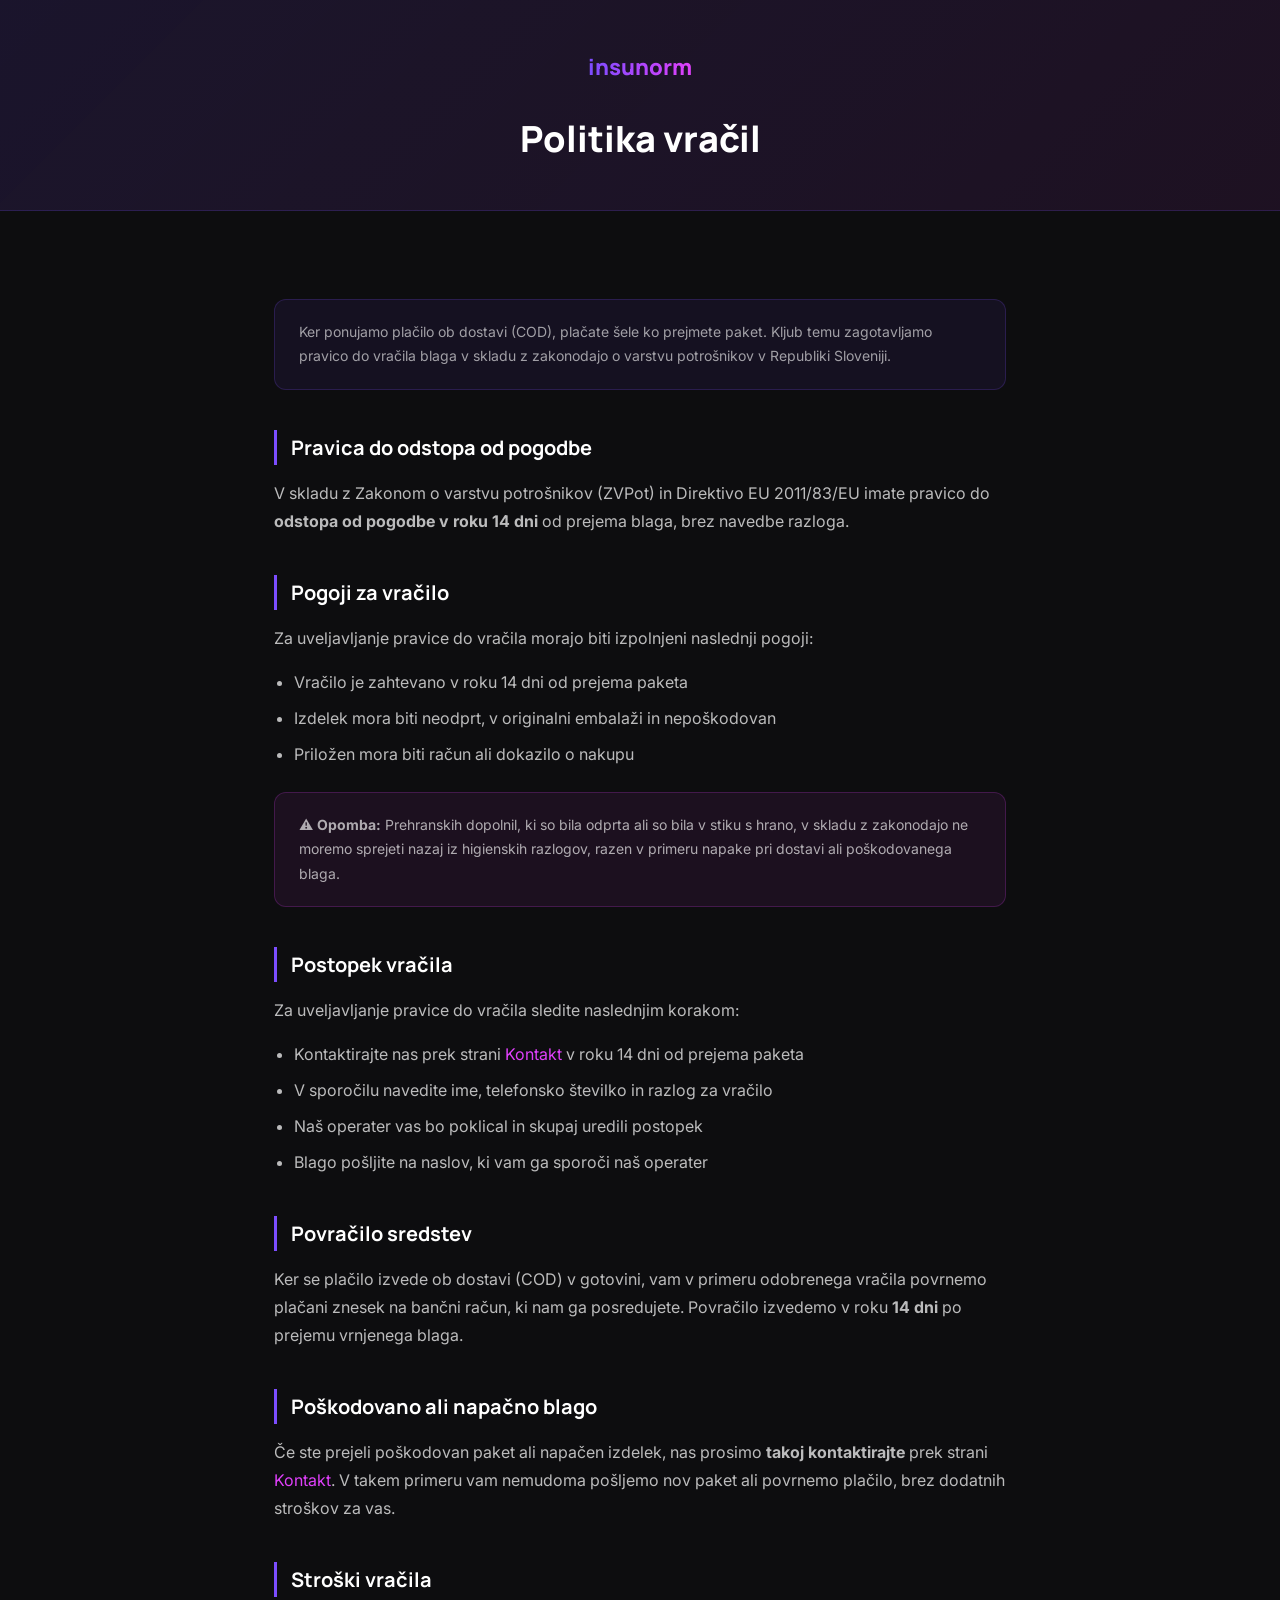
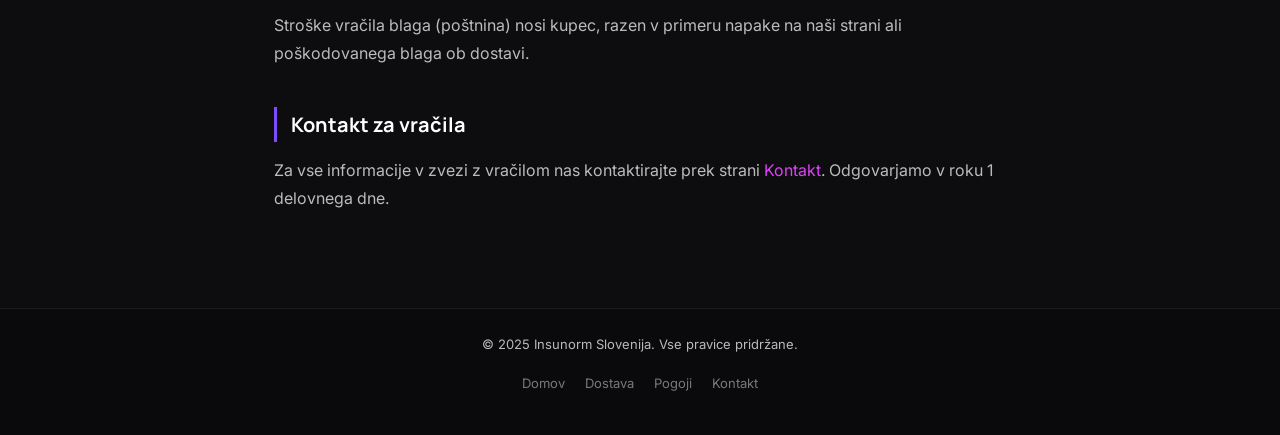
<file: politika-vracil.html>
<!doctype html>
<html lang="sl" dir="ltr">
<head>
	<meta charset="utf-8">
	<meta name="viewport" content="width=device-width, initial-scale=1">
	<title>Politika vračil | Insunorm Slovenija</title>
	<meta name="description" content="Politika vračil Insunorm Slovenija. Preberite pogoje za vračilo blaga in povračilo plačila v skladu s pravicami potrošnikov.">
	<meta name="robots" content="index, follow">
	<link rel="canonical" href="https://insunorm-sl.vercel.app/politika-vracil.html">
	<link rel="icon" href="favicon.svg" type="image/svg+xml">
	<link rel="preconnect" href="https://fonts.googleapis.com">
	<link rel="stylesheet" href="https://fonts.googleapis.com/css2?family=Inter:wght@300;400;500;600;700&family=Manrope:wght@600;700;800&display=swap">
	<style>
		*, *::before, *::after { box-sizing: border-box; margin: 0; padding: 0; }
		body { background: #0d0d0f; color: rgba(255,255,255,0.82); font-family: 'Inter', sans-serif; font-size: 16px; line-height: 1.75; }
		.page-header { background: linear-gradient(135deg, rgba(124,77,255,0.12), rgba(224,64,251,0.08)); border-bottom: 1px solid rgba(124,77,255,0.18); padding: 48px 24px 40px; text-align: center; }
		.page-header a { font-family: 'Manrope', sans-serif; font-size: 22px; font-weight: 800; background: linear-gradient(90deg, #7c4dff, #e040fb); -webkit-background-clip: text; -webkit-text-fill-color: transparent; background-clip: text; text-decoration: none; display: inline-block; margin-bottom: 20px; }
		.page-header h1 { font-family: 'Manrope', sans-serif; font-size: clamp(24px, 4vw, 36px); font-weight: 800; color: #fff; }
		.page-container { max-width: 780px; margin: 0 auto; padding: 56px 24px 80px; }
		h2 { font-family: 'Manrope', sans-serif; font-size: 20px; font-weight: 700; color: #fff; margin: 40px 0 14px; padding-left: 14px; border-left: 3px solid #7c4dff; }
		p { margin-bottom: 16px; color: rgba(255,255,255,0.72); }
		ul { margin: 0 0 16px 20px; color: rgba(255,255,255,0.72); }
		ul li { margin-bottom: 8px; }
		a { color: #e040fb; text-decoration: none; }
		a:hover { text-decoration: underline; }
		.info-box { background: rgba(124,77,255,0.08); border: 1px solid rgba(124,77,255,0.2); border-radius: 12px; padding: 20px 24px; margin: 32px 0; font-size: 14px; color: rgba(255,255,255,0.6); }
		.warning-box { background: rgba(224,64,251,0.07); border: 1px solid rgba(224,64,251,0.2); border-radius: 12px; padding: 20px 24px; margin: 24px 0; font-size: 14px; color: rgba(255,255,255,0.65); }
		.page-footer { background: #0a0a0c; border-top: 1px solid rgba(255,255,255,0.07); padding: 24px; text-align: center; font-size: 13px; color: rgba(255,255,255,0.28); }
		.page-footer a { color: rgba(255,255,255,0.45); margin: 0 8px; }
	</style>
</head>
<body>

<header class="page-header">
	<a href="/">insunorm</a>
	<h1>Politika vračil</h1>
</header>

<div class="page-container">

	<div class="info-box">
		Ker ponujamo plačilo ob dostavi (COD), plačate šele ko prejmete paket. Kljub temu zagotavljamo pravico do vračila blaga v skladu z zakonodajo o varstvu potrošnikov v Republiki Sloveniji.
	</div>

	<h2>Pravica do odstopa od pogodbe</h2>
	<p>V skladu z Zakonom o varstvu potrošnikov (ZVPot) in Direktivo EU 2011/83/EU imate pravico do <strong>odstopa od pogodbe v roku 14 dni</strong> od prejema blaga, brez navedbe razloga.</p>

	<h2>Pogoji za vračilo</h2>
	<p>Za uveljavljanje pravice do vračila morajo biti izpolnjeni naslednji pogoji:</p>
	<ul>
		<li>Vračilo je zahtevano v roku 14 dni od prejema paketa</li>
		<li>Izdelek mora biti neodprt, v originalni embalaži in nepoškodovan</li>
		<li>Priložen mora biti račun ali dokazilo o nakupu</li>
	</ul>

	<div class="warning-box">
		⚠️ <strong>Opomba:</strong> Prehranskih dopolnil, ki so bila odprta ali so bila v stiku s hrano, v skladu z zakonodajo ne moremo sprejeti nazaj iz higienskih razlogov, razen v primeru napake pri dostavi ali poškodovanega blaga.
	</div>

	<h2>Postopek vračila</h2>
	<p>Za uveljavljanje pravice do vračila sledite naslednjim korakom:</p>
	<ul>
		<li>Kontaktirajte nas prek strani <a href="/kontakt.html">Kontakt</a> v roku 14 dni od prejema paketa</li>
		<li>V sporočilu navedite ime, telefonsko številko in razlog za vračilo</li>
		<li>Naš operater vas bo poklical in skupaj uredili postopek</li>
		<li>Blago pošljite na naslov, ki vam ga sporoči naš operater</li>
	</ul>

	<h2>Povračilo sredstev</h2>
	<p>Ker se plačilo izvede ob dostavi (COD) v gotovini, vam v primeru odobrenega vračila povrnemo plačani znesek na bančni račun, ki nam ga posredujete. Povračilo izvedemo v roku <strong>14 dni</strong> po prejemu vrnjenega blaga.</p>

	<h2>Poškodovano ali napačno blago</h2>
	<p>Če ste prejeli poškodovan paket ali napačen izdelek, nas prosimo <strong>takoj kontaktirajte</strong> prek strani <a href="/kontakt.html">Kontakt</a>. V takem primeru vam nemudoma pošljemo nov paket ali povrnemo plačilo, brez dodatnih stroškov za vas.</p>

	<h2>Stroški vračila</h2>
	<p>Stroške vračila blaga (poštnina) nosi kupec, razen v primeru napake na naši strani ali poškodovanega blaga ob dostavi.</p>

	<h2>Kontakt za vračila</h2>
	<p>Za vse informacije v zvezi z vračilom nas kontaktirajte prek strani <a href="/kontakt.html">Kontakt</a>. Odgovarjamo v roku 1 delovnega dne.</p>

</div>

<footer class="page-footer">
	<p>&copy; 2025 Insunorm Slovenija. Vse pravice pridržane.</p>
	<p style="margin-top:8px">
		<a href="/">Domov</a>
		<a href="/politika-dostave.html">Dostava</a>
		<a href="/pogoji-uporabe.html">Pogoji</a>
		<a href="/kontakt.html">Kontakt</a>
	</p>
</footer>

</body>
</html>
</file>
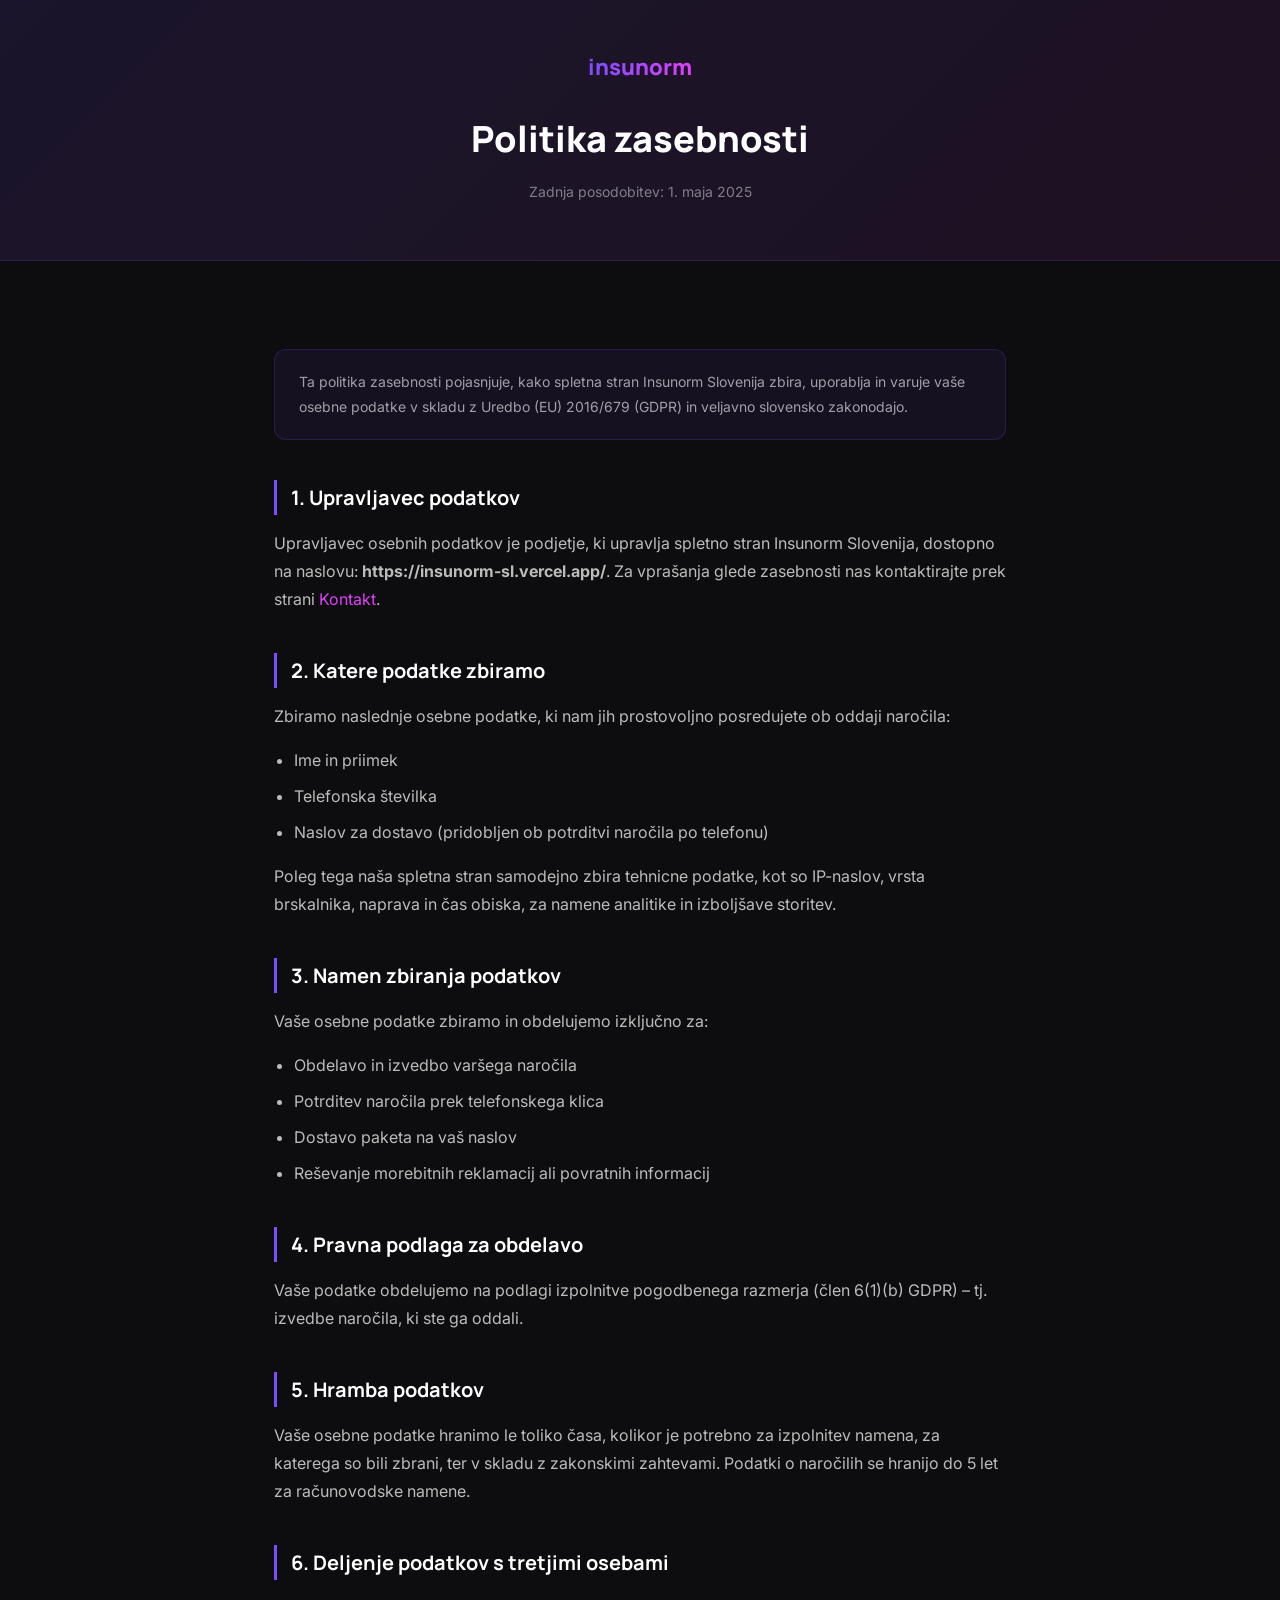
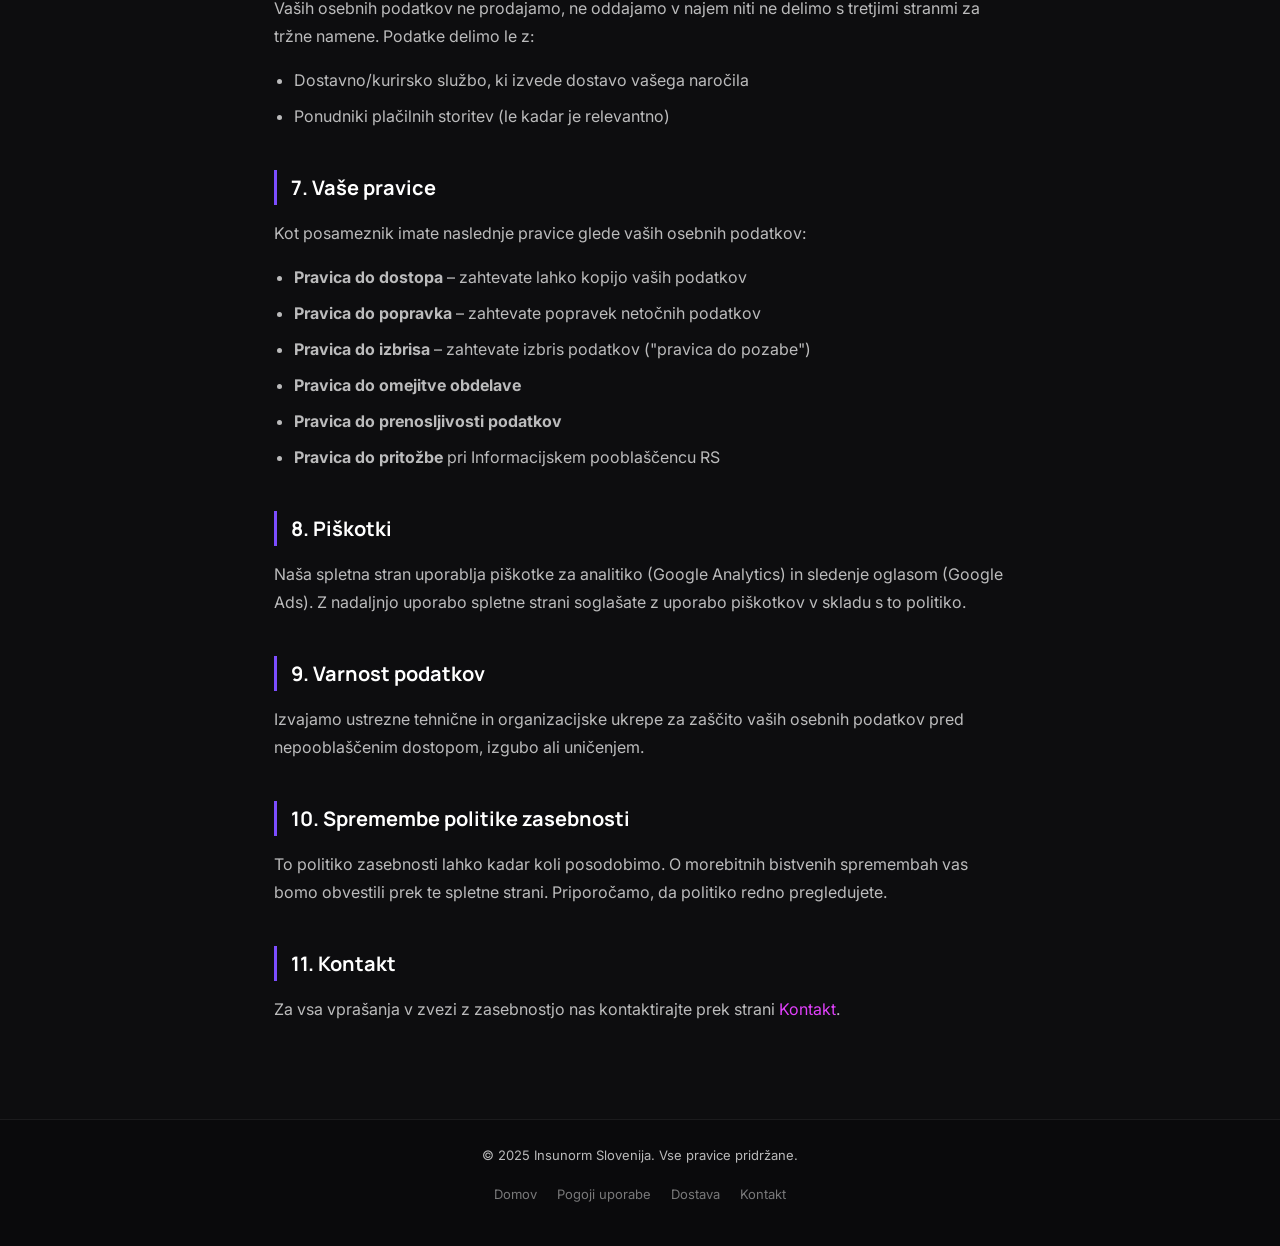
<file: politika-zasebnosti.html>
<!doctype html>
<html lang="sl" dir="ltr">
<head>
	<meta charset="utf-8">
	<meta name="viewport" content="width=device-width, initial-scale=1">
	<title>Politika zasebnosti | Insunorm Slovenija</title>
	<meta name="description" content="Politika zasebnosti spletne strani Insunorm. Izvedite, kako zbiramo, hranimo in varujemo vaše osebne podatke.">
	<meta name="robots" content="index, follow">
	<link rel="canonical" href="https://insunorm-sl.vercel.app/politika-zasebnosti.html">
	<link rel="icon" href="favicon.svg" type="image/svg+xml">
	<link rel="preconnect" href="https://fonts.googleapis.com">
	<link rel="stylesheet" href="https://fonts.googleapis.com/css2?family=Inter:wght@300;400;500;600;700&family=Manrope:wght@600;700;800&display=swap">
	<style>
		*, *::before, *::after { box-sizing: border-box; margin: 0; padding: 0; }
		body {
			background: #0d0d0f;
			color: rgba(255,255,255,0.82);
			font-family: 'Inter', sans-serif;
			font-size: 16px;
			line-height: 1.75;
		}
		.page-header {
			background: linear-gradient(135deg, rgba(124,77,255,0.12), rgba(224,64,251,0.08));
			border-bottom: 1px solid rgba(124,77,255,0.18);
			padding: 48px 24px 40px;
			text-align: center;
		}
		.page-header a {
			font-family: 'Manrope', sans-serif;
			font-size: 22px;
			font-weight: 800;
			background: linear-gradient(90deg, #7c4dff, #e040fb);
			-webkit-background-clip: text;
			-webkit-text-fill-color: transparent;
			background-clip: text;
			text-decoration: none;
			display: inline-block;
			margin-bottom: 20px;
		}
		.page-header h1 {
			font-family: 'Manrope', sans-serif;
			font-size: clamp(24px, 4vw, 36px);
			font-weight: 800;
			color: #fff;
		}
		.page-header .subtitle {
			margin-top: 10px;
			color: rgba(255,255,255,0.45);
			font-size: 14px;
		}
		.page-container {
			max-width: 780px;
			margin: 0 auto;
			padding: 56px 24px 80px;
		}
		h2 {
			font-family: 'Manrope', sans-serif;
			font-size: 20px;
			font-weight: 700;
			color: #fff;
			margin: 40px 0 14px;
			padding-left: 14px;
			border-left: 3px solid #7c4dff;
		}
		p { margin-bottom: 16px; color: rgba(255,255,255,0.72); }
		ul { margin: 0 0 16px 20px; color: rgba(255,255,255,0.72); }
		ul li { margin-bottom: 8px; }
		a { color: #e040fb; text-decoration: none; }
		a:hover { text-decoration: underline; }
		.info-box {
			background: rgba(124,77,255,0.08);
			border: 1px solid rgba(124,77,255,0.2);
			border-radius: 12px;
			padding: 20px 24px;
			margin: 32px 0;
			font-size: 14px;
			color: rgba(255,255,255,0.6);
		}
		.page-footer {
			background: #0a0a0c;
			border-top: 1px solid rgba(255,255,255,0.07);
			padding: 24px;
			text-align: center;
			font-size: 13px;
			color: rgba(255,255,255,0.28);
		}
		.page-footer a { color: rgba(255,255,255,0.45); margin: 0 8px; }
	</style>
</head>
<body>

<header class="page-header">
	<a href="/">insunorm</a>
	<h1>Politika zasebnosti</h1>
	<p class="subtitle">Zadnja posodobitev: 1. maja 2025</p>
</header>

<div class="page-container">

	<div class="info-box">
		Ta politika zasebnosti pojasnjuje, kako spletna stran Insunorm Slovenija zbira, uporablja in varuje vaše osebne podatke v skladu z Uredbo (EU) 2016/679 (GDPR) in veljavno slovensko zakonodajo.
	</div>

	<h2>1. Upravljavec podatkov</h2>
	<p>Upravljavec osebnih podatkov je podjetje, ki upravlja spletno stran Insunorm Slovenija, dostopno na naslovu: <strong>https://insunorm-sl.vercel.app/</strong>. Za vprašanja glede zasebnosti nas kontaktirajte prek strani <a href="/kontakt.html">Kontakt</a>.</p>

	<h2>2. Katere podatke zbiramo</h2>
	<p>Zbiramo naslednje osebne podatke, ki nam jih prostovoljno posredujete ob oddaji naročila:</p>
	<ul>
		<li>Ime in priimek</li>
		<li>Telefonska številka</li>
		<li>Naslov za dostavo (pridobljen ob potrditvi naročila po telefonu)</li>
	</ul>
	<p>Poleg tega naša spletna stran samodejno zbira tehnicne podatke, kot so IP-naslov, vrsta brskalnika, naprava in čas obiska, za namene analitike in izboljšave storitev.</p>

	<h2>3. Namen zbiranja podatkov</h2>
	<p>Vaše osebne podatke zbiramo in obdelujemo izključno za:</p>
	<ul>
		<li>Obdelavo in izvedbo varšega naročila</li>
		<li>Potrditev naročila prek telefonskega klica</li>
		<li>Dostavo paketa na vaš naslov</li>
		<li>Reševanje morebitnih reklamacij ali povratnih informacij</li>
	</ul>

	<h2>4. Pravna podlaga za obdelavo</h2>
	<p>Vaše podatke obdelujemo na podlagi izpolnitve pogodbenega razmerja (člen 6(1)(b) GDPR) – tj. izvedbe naročila, ki ste ga oddali.</p>

	<h2>5. Hramba podatkov</h2>
	<p>Vaše osebne podatke hranimo le toliko časa, kolikor je potrebno za izpolnitev namena, za katerega so bili zbrani, ter v skladu z zakonskimi zahtevami. Podatki o naročilih se hranijo do 5 let za računovodske namene.</p>

	<h2>6. Deljenje podatkov s tretjimi osebami</h2>
	<p>Vaših osebnih podatkov ne prodajamo, ne oddajamo v najem niti ne delimo s tretjimi stranmi za tržne namene. Podatke delimo le z:</p>
	<ul>
		<li>Dostavno/kurirsko službo, ki izvede dostavo vašega naročila</li>
		<li>Ponudniki plačilnih storitev (le kadar je relevantno)</li>
	</ul>

	<h2>7. Vaše pravice</h2>
	<p>Kot posameznik imate naslednje pravice glede vaših osebnih podatkov:</p>
	<ul>
		<li><strong>Pravica do dostopa</strong> – zahtevate lahko kopijo vaših podatkov</li>
		<li><strong>Pravica do popravka</strong> – zahtevate popravek netočnih podatkov</li>
		<li><strong>Pravica do izbrisa</strong> – zahtevate izbris podatkov ("pravica do pozabe")</li>
		<li><strong>Pravica do omejitve obdelave</strong></li>
		<li><strong>Pravica do prenosljivosti podatkov</strong></li>
		<li><strong>Pravica do pritožbe</strong> pri Informacijskem pooblaščencu RS</li>
	</ul>

	<h2>8. Piškotki</h2>
	<p>Naša spletna stran uporablja piškotke za analitiko (Google Analytics) in sledenje oglasom (Google Ads). Z nadaljnjo uporabo spletne strani soglašate z uporabo piškotkov v skladu s to politiko.</p>

	<h2>9. Varnost podatkov</h2>
	<p>Izvajamo ustrezne tehnične in organizacijske ukrepe za zaščito vaših osebnih podatkov pred nepooblaščenim dostopom, izgubo ali uničenjem.</p>

	<h2>10. Spremembe politike zasebnosti</h2>
	<p>To politiko zasebnosti lahko kadar koli posodobimo. O morebitnih bistvenih spremembah vas bomo obvestili prek te spletne strani. Priporočamo, da politiko redno pregledujete.</p>

	<h2>11. Kontakt</h2>
	<p>Za vsa vprašanja v zvezi z zasebnostjo nas kontaktirajte prek strani <a href="/kontakt.html">Kontakt</a>.</p>

</div>

<footer class="page-footer">
	<p>&copy; 2025 Insunorm Slovenija. Vse pravice pridržane.</p>
	<p style="margin-top:8px">
		<a href="/">Domov</a>
		<a href="/pogoji-uporabe.html">Pogoji uporabe</a>
		<a href="/politika-dostave.html">Dostava</a>
		<a href="/kontakt.html">Kontakt</a>
	</p>
</footer>

</body>
</html>
</file>
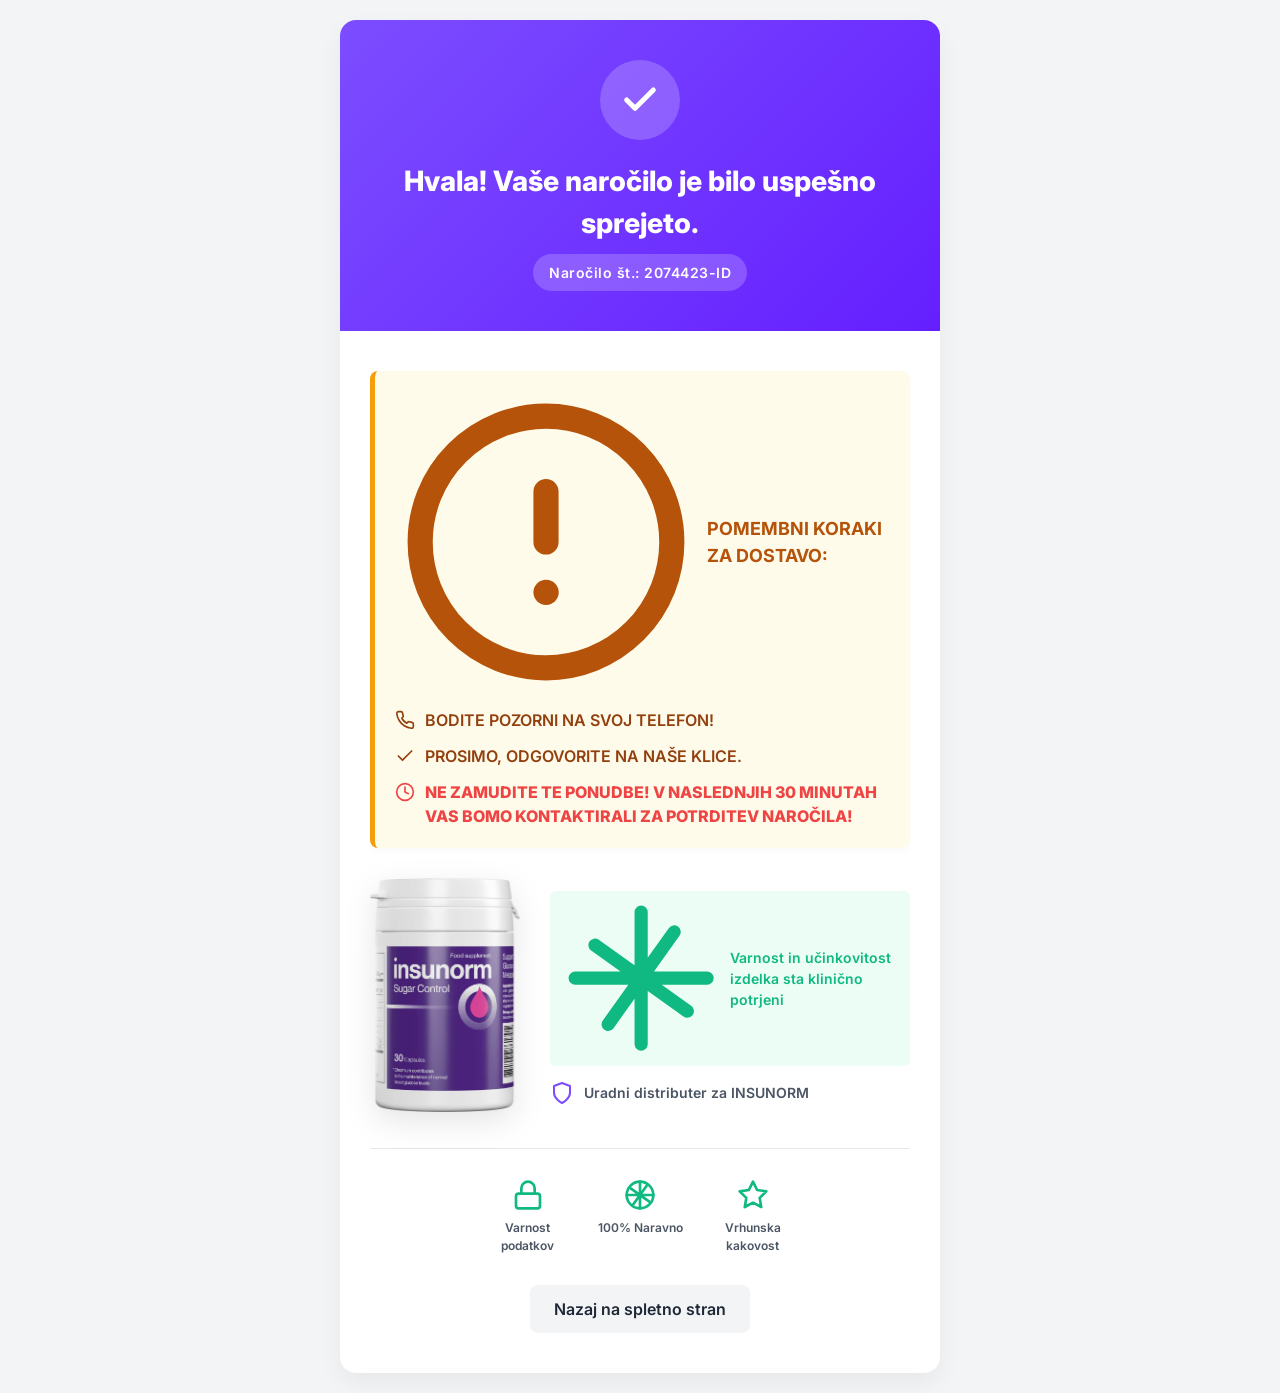
<file: success.html>
<!DOCTYPE html>
<html lang="sl">
<head>
    <meta charset="UTF-8">
    <meta name="viewport" content="width=device-width, initial-scale=1.0">
    <title>Hvala za vaše naročilo! - Insunorm</title>
    <link href="https://fonts.googleapis.com/css2?family=Inter:wght@400;600;700;800&display=swap" rel="stylesheet">
    <style>
        :root {
            --primary: #7c4dff;
            --primary-dark: #651fff;
            --success: #10b981;
            --warning: #f59e0b;
            --danger: #ef4444;
            --text-main: #1f2937;
            --text-light: #4b5563;
            --bg-body: #f3f4f6;
            --bg-card: #ffffff;
        }

        * {
            box-sizing: border-box;
            margin: 0;
            padding: 0;
        }

        body {
            font-family: 'Inter', sans-serif;
            background-color: var(--bg-body);
            color: var(--text-main);
            line-height: 1.5;
            display: flex;
            justify-content: center;
            align-items: center;
            min-height: 100vh;
            padding: 20px;
        }

        .success-card {
            background-color: var(--bg-card);
            border-radius: 16px;
            box-shadow: 0 10px 25px rgba(0,0,0,0.05);
            max-width: 600px;
            width: 100%;
            overflow: hidden;
            text-align: center;
        }

        .card-header {
            background: linear-gradient(135deg, var(--primary), var(--primary-dark));
            color: white;
            padding: 40px 20px;
        }

        .check-icon {
            width: 80px;
            height: 80px;
            background-color: rgba(255,255,255,0.2);
            border-radius: 50%;
            display: flex;
            align-items: center;
            justify-content: center;
            margin: 0 auto 20px;
        }

        .check-icon svg {
            width: 40px;
            height: 40px;
            color: white;
        }

        .card-header h1 {
            font-size: 28px;
            font-weight: 800;
            margin-bottom: 10px;
        }

        .order-id-badge {
            display: inline-block;
            background-color: rgba(255,255,255,0.2);
            padding: 8px 16px;
            border-radius: 50px;
            font-weight: 600;
            font-size: 14px;
            letter-spacing: 0.5px;
        }

        .card-body {
            padding: 40px 30px;
        }

        .alert-box {
            background-color: #fffbeb;
            border-left: 5px solid var(--warning);
            border-radius: 8px;
            padding: 20px;
            margin-bottom: 30px;
            text-align: left;
            box-shadow: 0 4px 6px rgba(0,0,0,0.02);
            animation: pulse 2s infinite;
        }

        @keyframes pulse {
            0% { box-shadow: 0 0 0 0 rgba(245, 158, 11, 0.4); }
            70% { box-shadow: 0 0 0 10px rgba(245, 158, 11, 0); }
            100% { box-shadow: 0 0 0 0 rgba(245, 158, 11, 0); }
        }

        .alert-box h3 {
            color: #b45309;
            font-size: 18px;
            font-weight: 700;
            margin-bottom: 15px;
            display: flex;
            align-items: center;
            gap: 10px;
        }

        .alert-box ul {
            list-style: none;
        }

        .alert-box li {
            margin-bottom: 12px;
            font-size: 16px;
            font-weight: 600;
            color: #92400e;
            display: flex;
            align-items: flex-start;
            gap: 10px;
        }

        .alert-box li:last-child {
            margin-bottom: 0;
            color: var(--danger);
            font-weight: 800;
        }

        .alert-box li svg {
            flex-shrink: 0;
            width: 20px;
            height: 20px;
            margin-top: 2px;
        }

        .product-showcase {
            display: flex;
            align-items: center;
            justify-content: center;
            gap: 30px;
            margin-bottom: 30px;
            padding-bottom: 30px;
            border-bottom: 1px solid #e5e7eb;
        }

        .product-image img {
            max-width: 150px;
            height: auto;
            filter: drop-shadow(0 10px 15px rgba(0,0,0,0.1));
        }

        .product-info {
            text-align: left;
        }

        .clinical-badge {
            display: flex;
            align-items: center;
            gap: 10px;
            margin-bottom: 15px;
            font-size: 14px;
            font-weight: 600;
            color: var(--success);
            background: #ecfdf5;
            padding: 8px 12px;
            border-radius: 6px;
        }

        .distributor-badge {
            display: flex;
            align-items: center;
            gap: 10px;
            font-size: 14px;
            font-weight: 600;
            color: var(--text-light);
        }

        .distributor-badge svg {
            width: 24px;
            height: 24px;
            color: var(--primary);
        }

        .trust-seals {
            display: flex;
            justify-content: center;
            gap: 20px;
            flex-wrap: wrap;
        }

        .seal {
            display: flex;
            flex-direction: column;
            align-items: center;
            gap: 8px;
            font-size: 12px;
            font-weight: 600;
            color: var(--text-light);
            text-align: center;
            max-width: 100px;
        }

        .seal svg {
            width: 32px;
            height: 32px;
            color: var(--success);
        }

        .btn-back {
            display: inline-block;
            margin-top: 30px;
            padding: 12px 24px;
            background-color: var(--bg-body);
            color: var(--text-main);
            text-decoration: none;
            font-weight: 600;
            border-radius: 8px;
            transition: all 0.3s ease;
        }

        .btn-back:hover {
            background-color: #e5e7eb;
        }

        @media (max-width: 600px) {
            .product-showcase {
                flex-direction: column;
                text-align: center;
            }
            .product-info {
                text-align: center;
            }
            .clinical-badge, .distributor-badge {
                justify-content: center;
            }
            .card-body {
                padding: 30px 20px;
            }
            .card-header h1 {
                font-size: 24px;
            }
        }
    </style>
</head>
<body>

    <div class="success-card">
        <div class="card-header">
            <div class="check-icon">
                <svg viewBox="0 0 24 24" fill="none" stroke="currentColor" stroke-width="3" stroke-linecap="round" stroke-linejoin="round">
                    <polyline points="20 6 9 17 4 12"></polyline>
                </svg>
            </div>
            <h1>Hvala! Vaše naročilo je bilo uspešno sprejeto.</h1>
            <div class="order-id-badge" id="order-id-display">
                Naročilo št.: Nalaganje...
            </div>
        </div>

        <div class="card-body">
            
            <!-- Mental Triggers / Scarcity Box -->
            <div class="alert-box">
                <h3>
                    <svg viewBox="0 0 24 24" fill="none" stroke="currentColor" stroke-width="2" stroke-linecap="round" stroke-linejoin="round">
                        <circle cx="12" cy="12" r="10"></circle>
                        <line x1="12" y1="8" x2="12" y2="12"></line>
                        <line x1="12" y1="16" x2="12.01" y2="16"></line>
                    </svg>
                    POMEMBNI KORAKI ZA DOSTAVO:
                </h3>
                <ul>
                    <li>
                        <svg viewBox="0 0 24 24" fill="none" stroke="currentColor" stroke-width="2" stroke-linecap="round" stroke-linejoin="round">
                            <path d="M22 16.92v3a2 2 0 0 1-2.18 2 19.79 19.79 0 0 1-8.63-3.07 19.5 19.5 0 0 1-6-6 19.79 19.79 0 0 1-3.07-8.67A2 2 0 0 1 4.11 2h3a2 2 0 0 1 2 1.72 12.84 12.84 0 0 0 .7 2.81 2 2 0 0 1-.45 2.11L8.09 9.91a16 16 0 0 0 6 6l1.27-1.27a2 2 0 0 1 2.11-.45 12.84 12.84 0 0 0 2.81.7A2 2 0 0 1 22 16.92z"></path>
                        </svg>
                        BODITE POZORNI NA SVOJ TELEFON!
                    </li>
                    <li>
                        <svg viewBox="0 0 24 24" fill="none" stroke="currentColor" stroke-width="2" stroke-linecap="round" stroke-linejoin="round">
                            <polyline points="20 6 9 17 4 12"></polyline>
                        </svg>
                        PROSIMO, ODGOVORITE NA NAŠE KLICE.
                    </li>
                    <li>
                        <svg viewBox="0 0 24 24" fill="none" stroke="currentColor" stroke-width="2" stroke-linecap="round" stroke-linejoin="round">
                            <circle cx="12" cy="12" r="10"></circle>
                            <polyline points="12 6 12 12 16 14"></polyline>
                        </svg>
                        NE ZAMUDITE TE PONUDBE! V NASLEDNJIH 30 MINUTAH VAS BOMO KONTAKTIRALI ZA POTRDITEV NAROČILA!
                    </li>
                </ul>
            </div>

            <!-- Product & Security -->
            <div class="product-showcase">
                <div class="product-image">
                    <img src="images/insunorm-product.png" alt="Insunorm">
                </div>
                <div class="product-info">
                    <div class="clinical-badge">
                        <!-- EU Stars Logo approx -->
                        <svg viewBox="0 0 24 24" fill="none" stroke="currentColor" stroke-width="2" stroke-linecap="round" stroke-linejoin="round">
                            <path d="M12 2v20M17 5l-10 14M22 12H2M19 17L5 7"></path>
                        </svg>
                        Varnost in učinkovitost izdelka sta klinično potrjeni
                    </div>
                    <div class="distributor-badge">
                        <svg viewBox="0 0 24 24" fill="none" stroke="currentColor" stroke-width="2" stroke-linecap="round" stroke-linejoin="round">
                            <path d="M12 22s8-4 8-10V5l-8-3-8 3v7c0 6 8 10 8 10z"></path>
                        </svg>
                        Uradni distributer za INSUNORM
                    </div>
                </div>
            </div>

            <!-- Trust Seals -->
            <div class="trust-seals">
                <div class="seal">
                    <svg viewBox="0 0 24 24" fill="none" stroke="currentColor" stroke-width="2" stroke-linecap="round" stroke-linejoin="round">
                        <rect x="3" y="11" width="18" height="11" rx="2" ry="2"></rect>
                        <path d="M7 11V7a5 5 0 0 1 10 0v4"></path>
                    </svg>
                    Varnost podatkov
                </div>
                <div class="seal">
                    <svg viewBox="0 0 24 24" fill="none" stroke="currentColor" stroke-width="2" stroke-linecap="round" stroke-linejoin="round">
                        <path d="M12 2v20M17 5l-10 14M22 12H2M19 17L5 7"></path>
                        <circle cx="12" cy="12" r="10"></circle>
                    </svg>
                    100% Naravno
                </div>
                <div class="seal">
                    <svg viewBox="0 0 24 24" fill="none" stroke="currentColor" stroke-width="2" stroke-linecap="round" stroke-linejoin="round">
                        <polygon points="12 2 15.09 8.26 22 9.27 17 14.14 18.18 21.02 12 17.77 5.82 21.02 7 14.14 2 9.27 8.91 8.26 12 2"></polygon>
                    </svg>
                    Vrhunska kakovost
                </div>
            </div>

            <a href="/" class="btn-back">Nazaj na spletno stran</a>
        </div>
    </div>

    <script>
        document.addEventListener('DOMContentLoaded', function() {
            // Pegar ID da URL se existir, senão gerar um aleatório
            const urlParams = new URLSearchParams(window.location.search);
            let orderId = urlParams.get('id');
            
            if (!orderId) {
                // Gera ID aleatório estilo "8787226-ID"
                const randomNum = Math.floor(1000000 + Math.random() * 9000000);
                orderId = randomNum + '-ID';
            } else {
                orderId = orderId + '-ID';
            }

            document.getElementById('order-id-display').textContent = 'Naročilo št.: ' + orderId;
        });
    </script>
</body>
</html>
</file>
